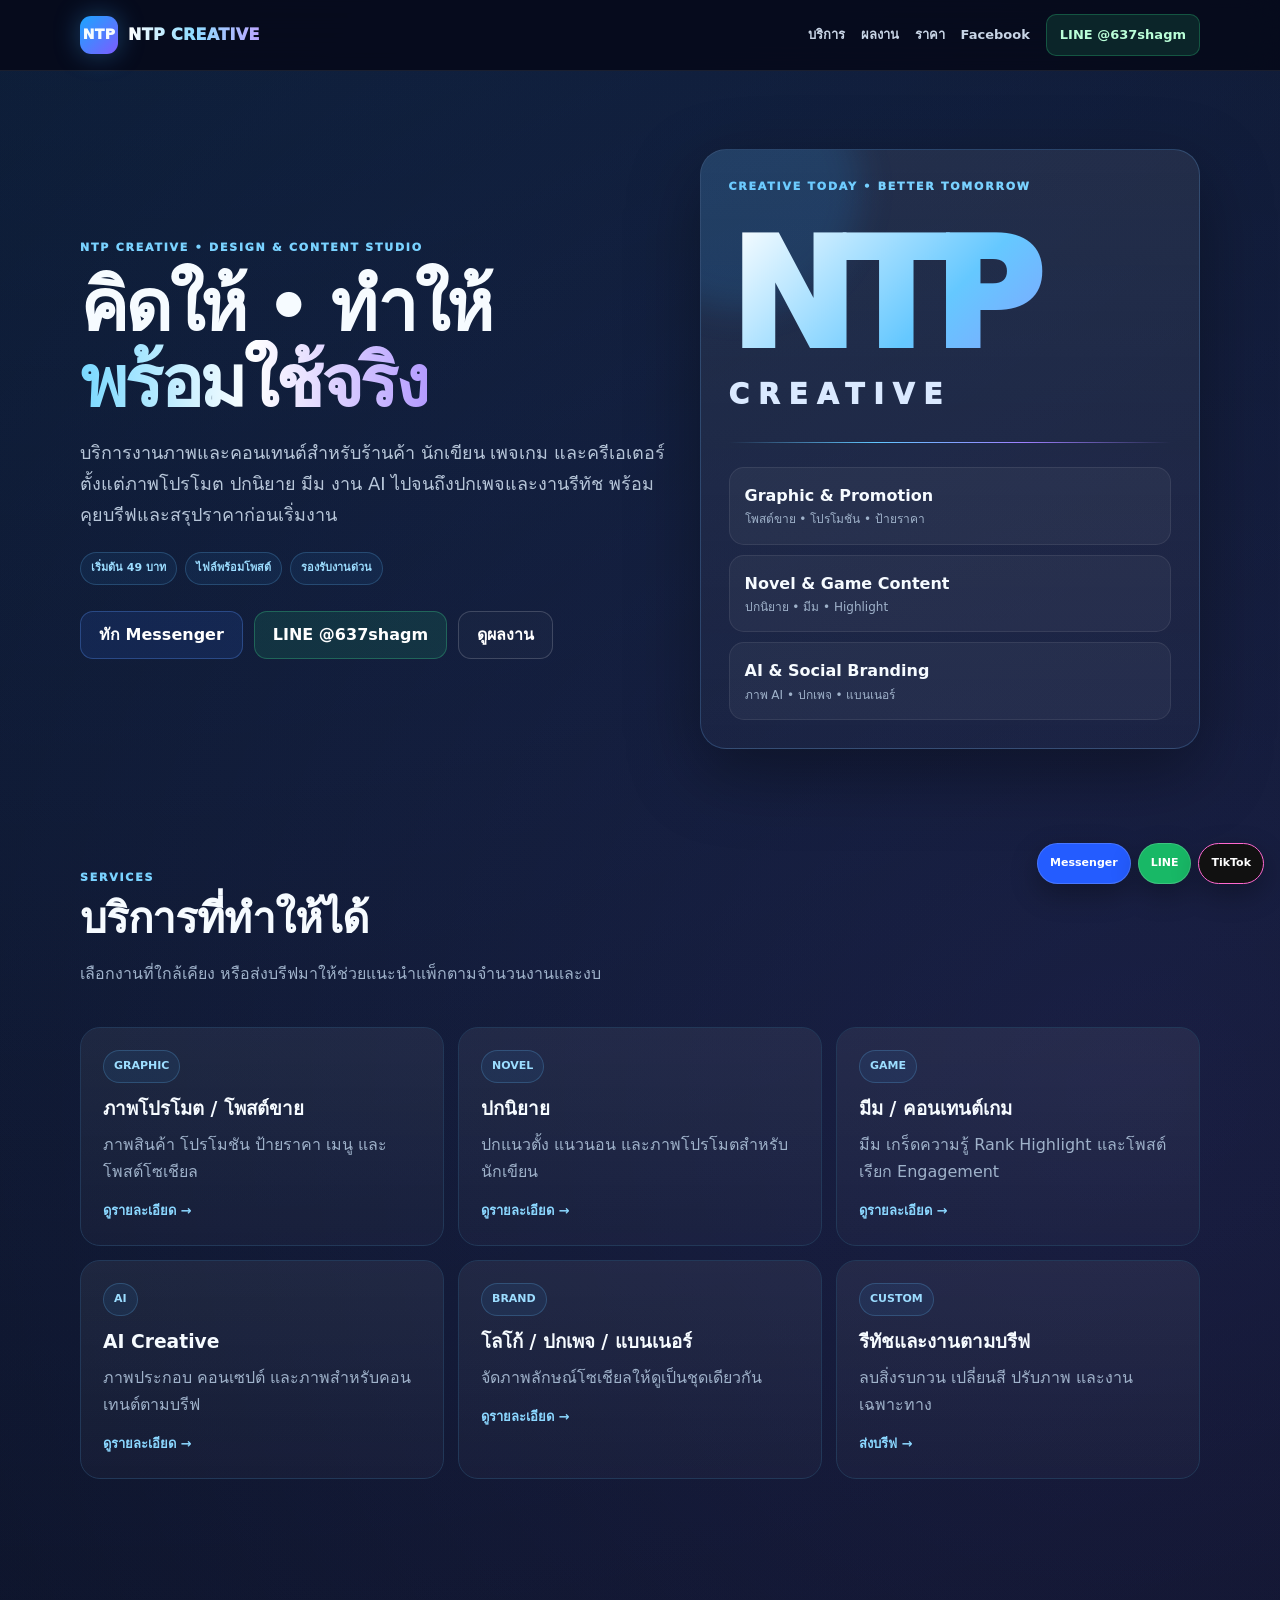
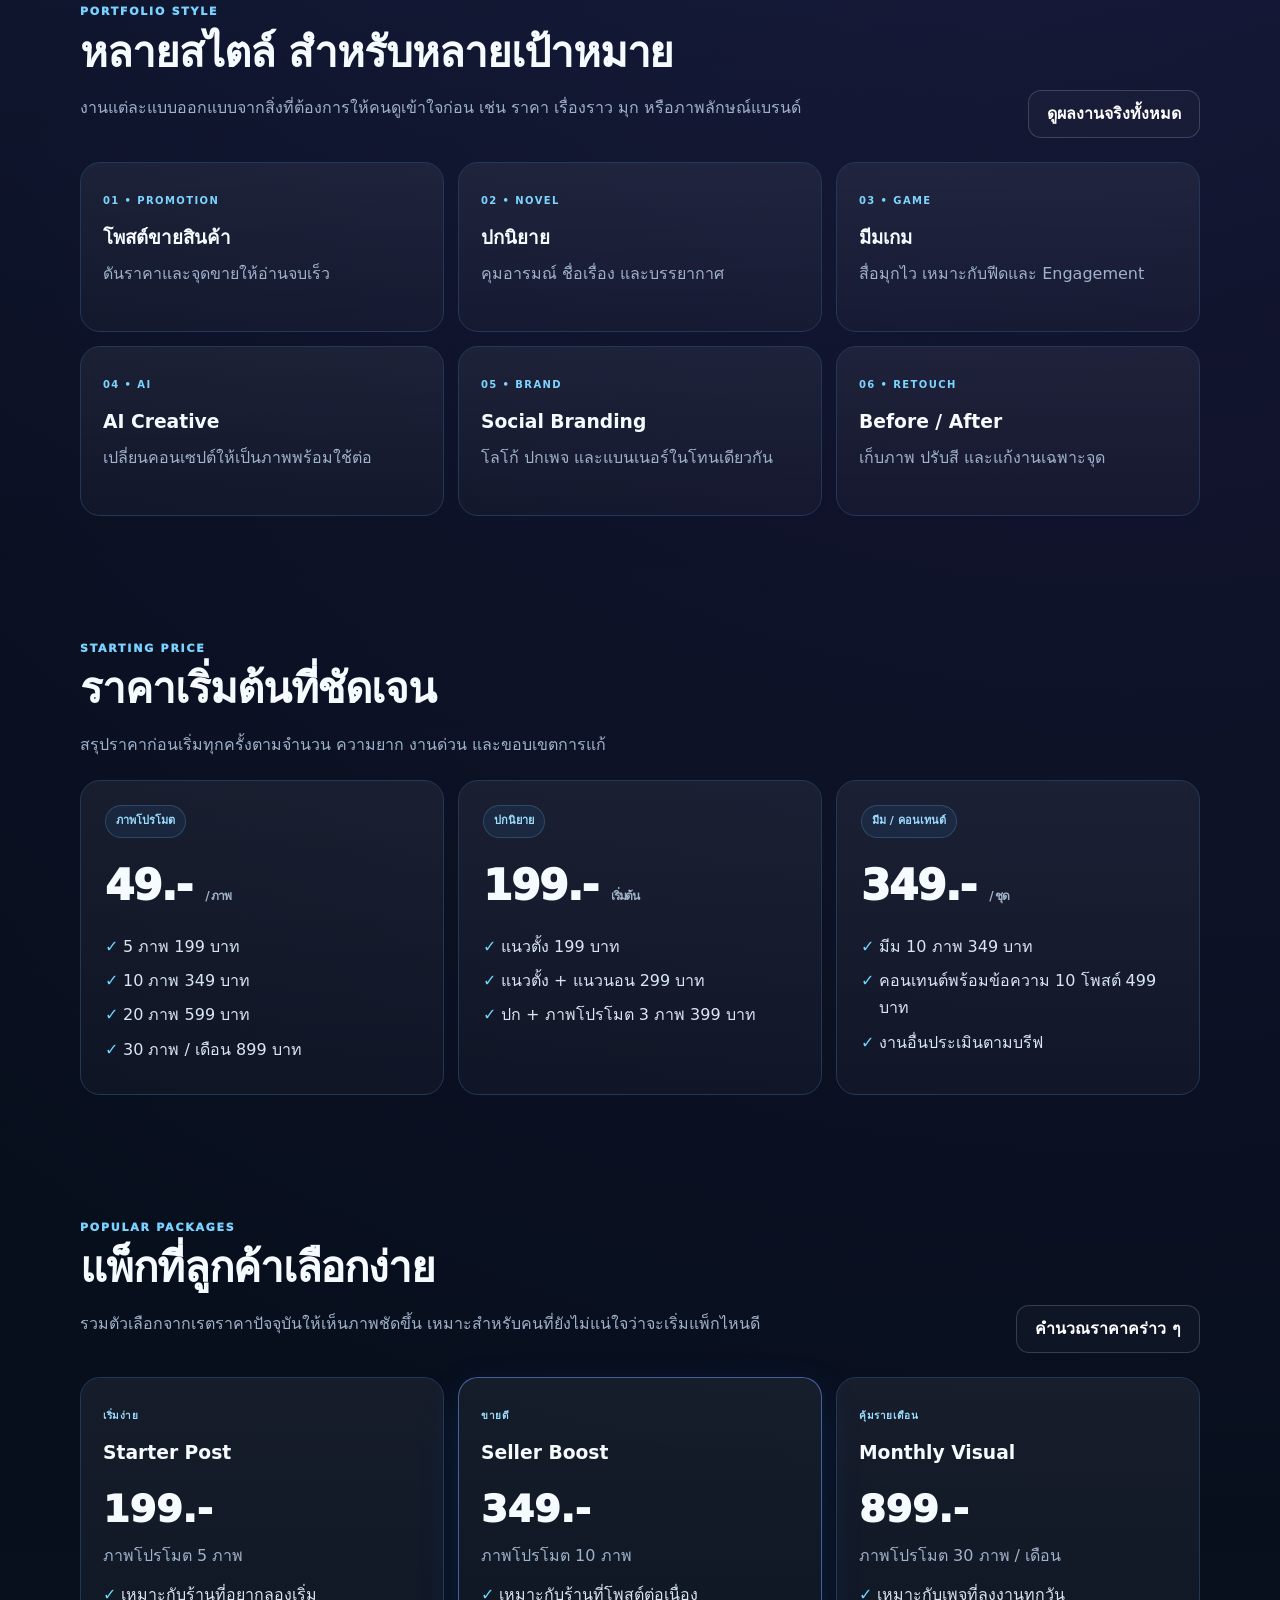
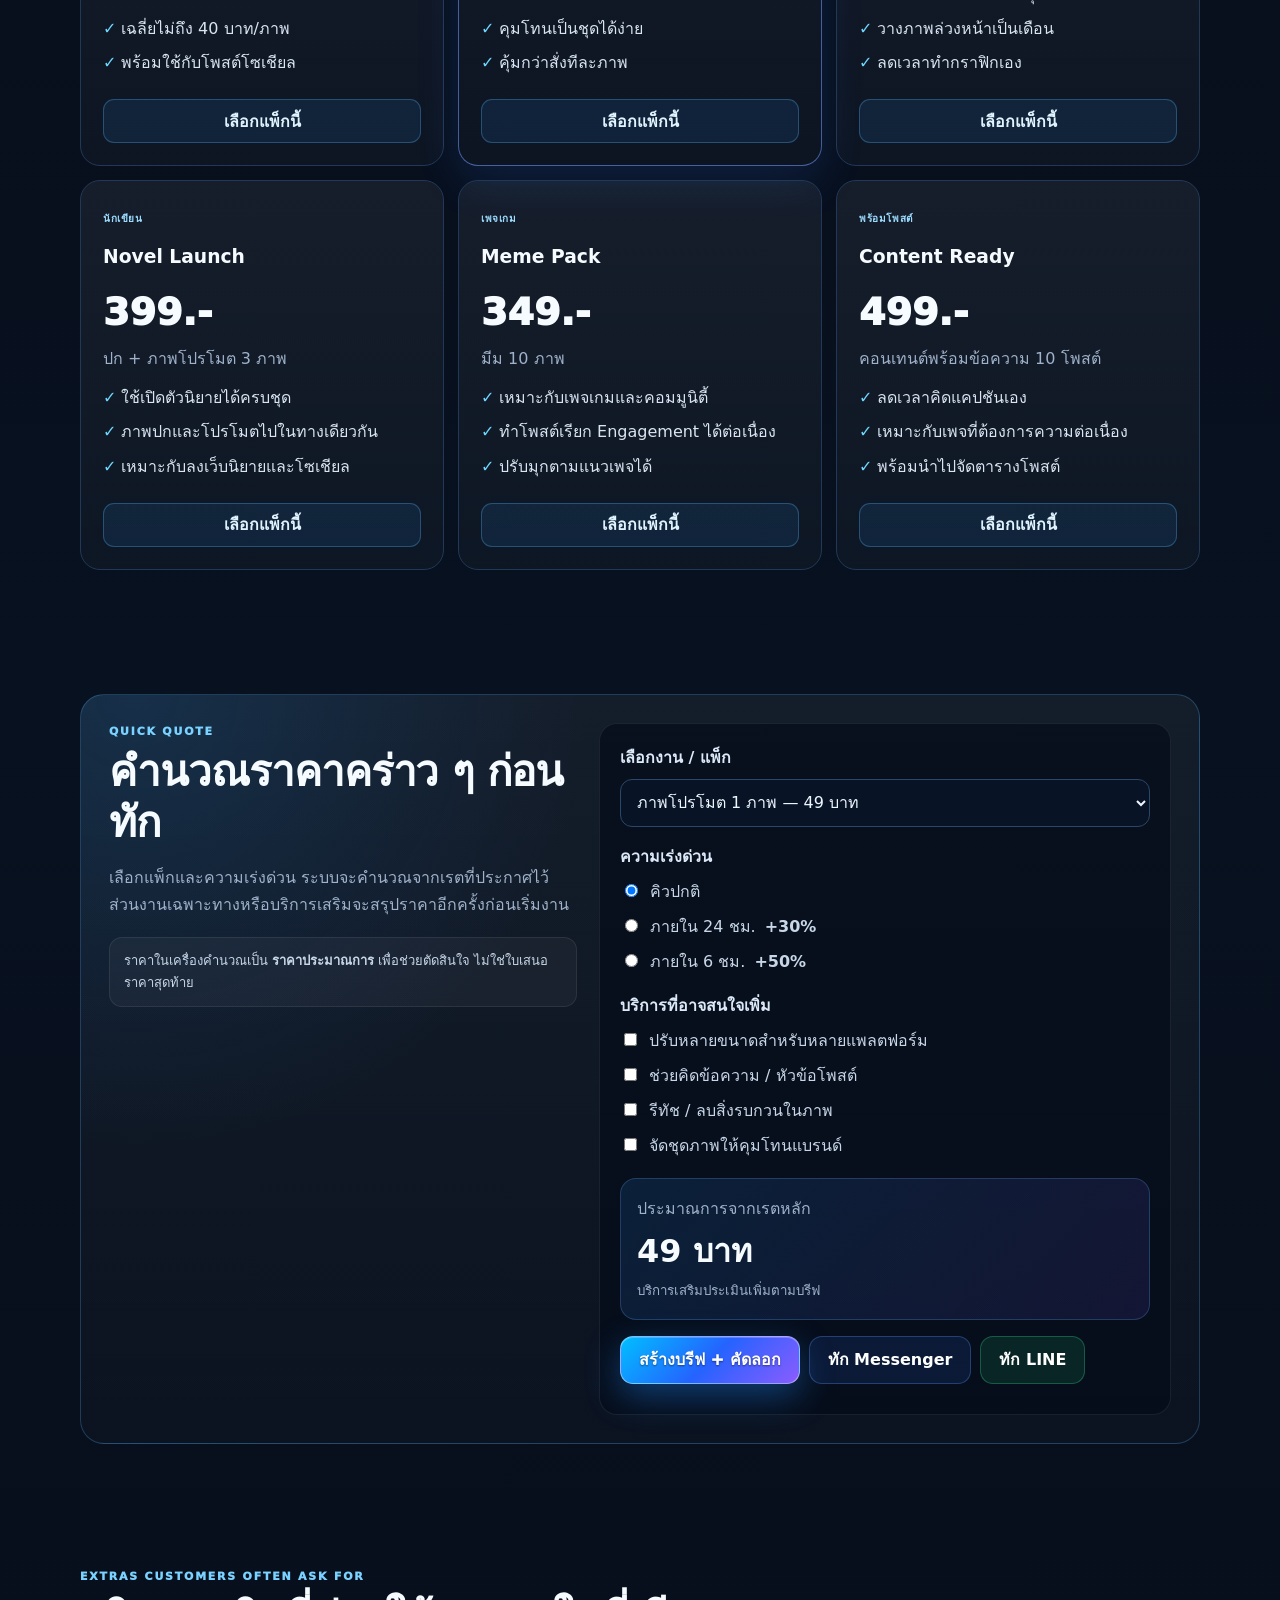
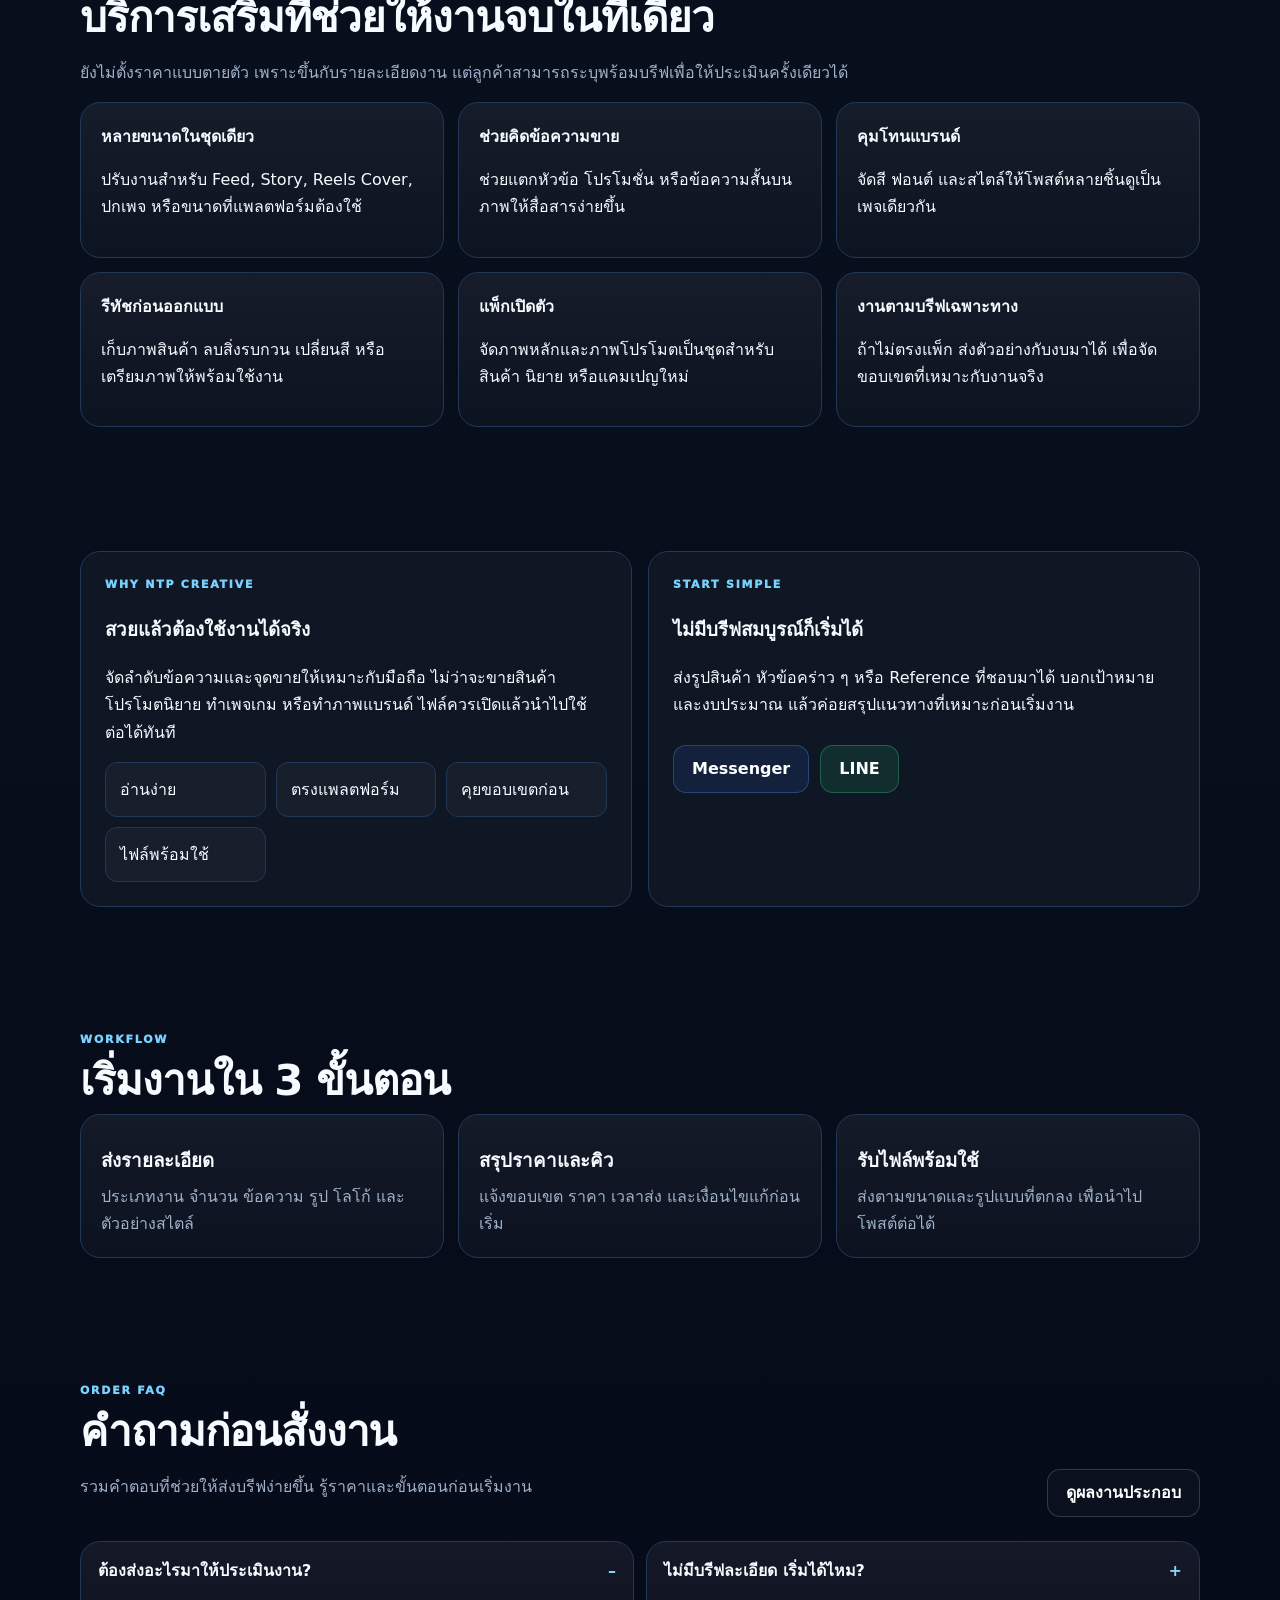
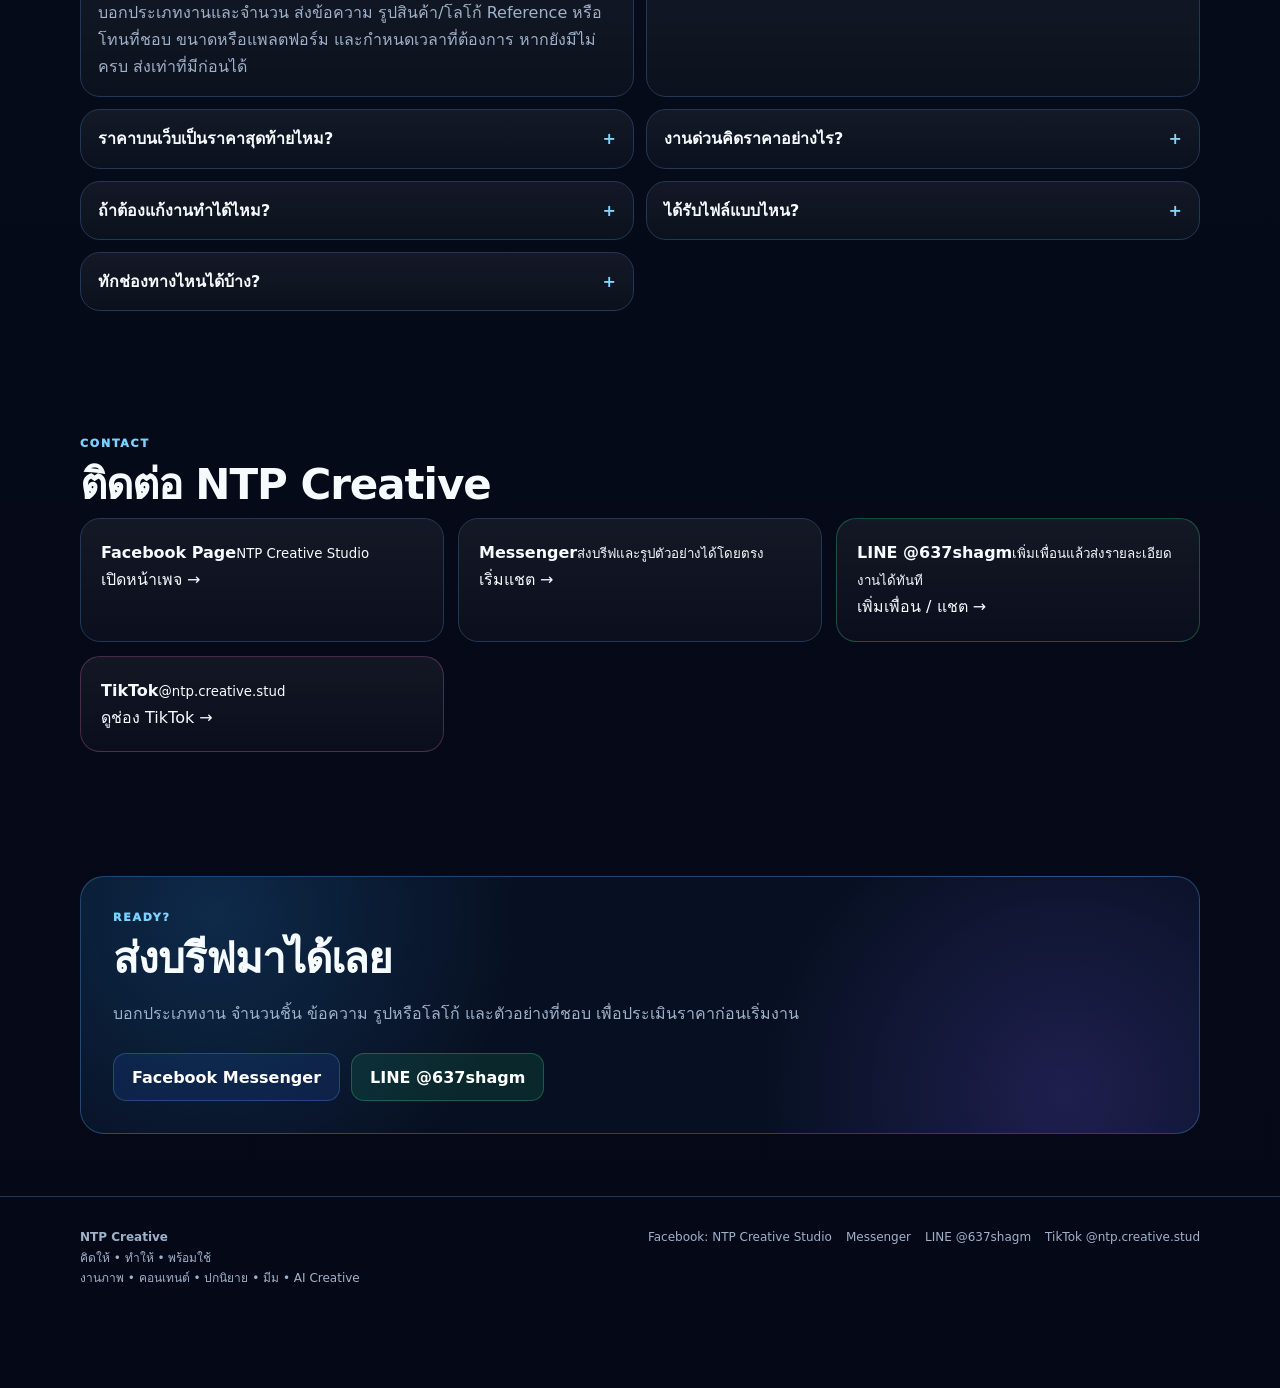
<file: index.html>
<!DOCTYPE html>
<html lang="th"><head><meta charset="utf-8"/><meta content="width=device-width,initial-scale=1" name="viewport"/><meta content="mLr053Eo2u6ymDJAdP1noCEBIW9VlS5pV5PAwkpufKk" name="google-site-verification"/><meta content="index,follow,max-image-preview:large" name="robots"/><meta content="#050816" name="theme-color"/><title>NTP Creative | รับออกแบบภาพ คอนเทนต์ ปกนิยาย มีม และงาน AI</title><meta content="NTP Creative รับออกแบบภาพโปรโมต คอนเทนต์ ปกนิยาย มีมเพจเกม งาน AI โลโก้ ปกเพจ แบนเนอร์ และรีทัช ติดต่อ Facebook NTP Creative Studio หรือ LINE @637shagm" name="description"/><link href="https://ntpcreative.vercel.app/" rel="canonical"/><meta content="website" property="og:type"/><meta content="th_TH" property="og:locale"/><meta content="NTP Creative" property="og:site_name"/><meta content="NTP Creative | รับออกแบบภาพ คอนเทนต์ ปกนิยาย มีม และงาน AI" property="og:title"/><meta content="NTP Creative รับออกแบบภาพโปรโมต คอนเทนต์ ปกนิยาย มีมเพจเกม งาน AI โลโก้ ปกเพจ แบนเนอร์ และรีทัช ติดต่อ Facebook NTP Creative Studio หรือ LINE @637shagm" property="og:description"/><meta content="https://ntpcreative.vercel.app/" property="og:url"/><link href="/favicon.svg" rel="icon" type="image/svg+xml"/><link href="/site.css" rel="stylesheet"/><script type="application/ld+json">{"@context":"https://schema.org","@graph":[{"@type":"ProfessionalService","@id":"https://ntpcreative.vercel.app/#business","name":"NTP Creative","url":"https://ntpcreative.vercel.app/","areaServed":"TH","priceRange":"฿","description":"รับออกแบบภาพ คอนเทนต์ ปกนิยาย มีม งาน AI และงานโซเชียล","sameAs":["https://www.facebook.com/ntpcreativestudio","https://line.me/R/ti/p/%40637shagm","https://www.tiktok.com/@ntp.creative.stud"]},{"@type":"WebSite","url":"https://ntpcreative.vercel.app/","name":"NTP Creative"},{"@type":"FAQPage","mainEntity":[{"@type":"Question","name":"ต้องส่งอะไรมาให้ประเมินงาน?","acceptedAnswer":{"@type":"Answer","text":"บอกประเภทงานและจำนวน ส่งข้อความ รูปสินค้า/โลโก้ Reference หรือโทนที่ชอบ ขนาดหรือแพลตฟอร์ม และกำหนดเวลาที่ต้องการ หากยังมีไม่ครบ ส่งเท่าที่มีก่อนได้"}},{"@type":"Question","name":"ไม่มีบรีฟละเอียด เริ่มได้ไหม?","acceptedAnswer":{"@type":"Answer","text":"ได้ ส่งรูป ตัวอย่างงานที่ชอบ เป้าหมายของโพสต์ และงบประมาณคร่าว ๆ มาได้ แล้วค่อยช่วยจัดแนวทางและขอบเขตงานก่อนเริ่ม"}},{"@type":"Question","name":"ราคาบนเว็บเป็นราคาสุดท้ายไหม?","acceptedAnswer":{"@type":"Answer","text":"ราคาบนเว็บเป็นราคาเริ่มต้นหรือราคาประมาณการตามแพ็กที่ระบุ งานเฉพาะทาง บริการเสริม หรือความซับซ้อนเพิ่มเติมจะสรุปราคาอีกครั้งก่อนเริ่มงาน"}},{"@type":"Question","name":"งานด่วนคิดราคาอย่างไร?","acceptedAnswer":{"@type":"Answer","text":"หากคิวและลักษณะงานรองรับ งานภายใน 24 ชั่วโมงคิดเพิ่ม 30% และงานภายใน 6 ชั่วโมงคิดเพิ่ม 50% จากเรตหลัก"}},{"@type":"Question","name":"ถ้าต้องแก้งานทำได้ไหม?","acceptedAnswer":{"@type":"Answer","text":"ได้ โดยจะคุยขอบเขตและเงื่อนไขการแก้ก่อนเริ่มงาน หากมีการเปลี่ยนบรีฟหรือเพิ่มงานนอกขอบเขต จะประเมินส่วนเพิ่มเติมก่อนทำต่อ"}},{"@type":"Question","name":"ได้รับไฟล์แบบไหน?","acceptedAnswer":{"@type":"Answer","text":"ส่งไฟล์พร้อมใช้งานตามขนาดและรูปแบบที่ตกลง เช่น ภาพสำหรับโพสต์ Feed, Story, Cover หรือขนาดเฉพาะที่แจ้งไว้ในบรีฟ"}},{"@type":"Question","name":"ทักช่องทางไหนได้บ้าง?","acceptedAnswer":{"@type":"Answer","text":"Facebook Page NTP Creative Studio, Messenger, LINE @637shagm และ TikTok @ntp.creative.stud"}}]}]}</script><script defer="" src="/pricing.js"></script><script async src="https://www.googletagmanager.com/gtag/js?id=G-1NJCNXW7HT"></script><script>window.dataLayer=window.dataLayer||[];function gtag(){dataLayer.push(arguments)}gtag('js',new Date());gtag('config','G-1NJCNXW7HT');</script><script defer src="/tracking.js"></script></head><body><header><div class="wrap nav"><a class="brand" href="/"><span class="brandmark">NTP</span><span>NTP CREATIVE</span></a><nav class="navlinks"><a href="/#services">บริการ</a><a href="/portfolio/">ผลงาน</a><a href="/#pricing">ราคา</a><a href="https://www.facebook.com/ntpcreativestudio" rel="noopener" target="_blank">Facebook</a><a class="nav-cta" href="https://line.me/R/ti/p/%40637shagm" rel="noopener" target="_blank">LINE @637shagm</a></nav></div></header><main><section class="hero"><div class="wrap hero-grid"><div><div class="eyebrow">NTP CREATIVE • DESIGN &amp; CONTENT STUDIO</div><h1>คิดให้ • ทำให้<br/><span>พร้อมใช้จริง</span></h1><p class="lead">บริการงานภาพและคอนเทนต์สำหรับร้านค้า นักเขียน เพจเกม และครีเอเตอร์ ตั้งแต่ภาพโปรโมต ปกนิยาย มีม งาน AI ไปจนถึงปกเพจและงานรีทัช พร้อมคุยบรีฟและสรุปราคาก่อนเริ่มงาน</p><div class="hero-badges"><span class="badge">เริ่มต้น 49 บาท</span><span class="badge">ไฟล์พร้อมโพสต์</span><span class="badge">รองรับงานด่วน</span></div><div class="actions"><a class="btn fb" href="https://m.me/ntpcreativestudio" rel="noopener" target="_blank">ทัก Messenger</a><a class="btn line" href="https://line.me/R/ti/p/%40637shagm" rel="noopener" target="_blank">LINE @637shagm</a><a class="btn ghost" href="/portfolio/">ดูผลงาน</a></div></div><div class="visual-stage"><div class="eyebrow">CREATIVE TODAY • BETTER TOMORROW</div><div class="visual-logo">NTP</div><div class="visual-sub">CREATIVE</div><div class="visual-line"></div><div class="mini-stack"><div class="mini"><b>Graphic &amp; Promotion</b><span>โพสต์ขาย • โปรโมชัน • ป้ายราคา</span></div><div class="mini"><b>Novel &amp; Game Content</b><span>ปกนิยาย • มีม • Highlight</span></div><div class="mini"><b>AI &amp; Social Branding</b><span>ภาพ AI • ปกเพจ • แบนเนอร์</span></div></div></div></div></section>
<section class="section" id="services"><div class="wrap"><div class="section-head"><div><div class="eyebrow">SERVICES</div><h2>บริการที่ทำให้ได้</h2><p class="section-sub">เลือกงานที่ใกล้เคียง หรือส่งบรีฟมาให้ช่วยแนะนำแพ็กตามจำนวนงานและงบ</p></div></div><div class="grid"><a class="service-card" href="/graphic-design/"><span class="pill">GRAPHIC</span><h3>ภาพโปรโมต / โพสต์ขาย</h3><p>ภาพสินค้า โปรโมชัน ป้ายราคา เมนู และโพสต์โซเชียล</p><div class="service-arrow">ดูรายละเอียด →</div></a><a class="service-card" href="/novel-cover/"><span class="pill">NOVEL</span><h3>ปกนิยาย</h3><p>ปกแนวตั้ง แนวนอน และภาพโปรโมตสำหรับนักเขียน</p><div class="service-arrow">ดูรายละเอียด →</div></a><a class="service-card" href="/game-meme/"><span class="pill">GAME</span><h3>มีม / คอนเทนต์เกม</h3><p>มีม เกร็ดความรู้ Rank Highlight และโพสต์เรียก Engagement</p><div class="service-arrow">ดูรายละเอียด →</div></a><a class="service-card" href="/ai-creative/"><span class="pill">AI</span><h3>AI Creative</h3><p>ภาพประกอบ คอนเซปต์ และภาพสำหรับคอนเทนต์ตามบรีฟ</p><div class="service-arrow">ดูรายละเอียด →</div></a><a class="service-card" href="/social-cover/"><span class="pill">BRAND</span><h3>โลโก้ / ปกเพจ / แบนเนอร์</h3><p>จัดภาพลักษณ์โซเชียลให้ดูเป็นชุดเดียวกัน</p><div class="service-arrow">ดูรายละเอียด →</div></a><a class="service-card" href="https://m.me/ntpcreativestudio" rel="noopener" target="_blank"><span class="pill">CUSTOM</span><h3>รีทัชและงานตามบรีฟ</h3><p>ลบสิ่งรบกวน เปลี่ยนสี ปรับภาพ และงานเฉพาะทาง</p><div class="service-arrow">ส่งบรีฟ →</div></a></div></div></section>
<section class="section" id="portfolio"><div class="wrap"><div class="section-head"><div><div class="eyebrow">PORTFOLIO STYLE</div><h2>หลายสไตล์ สำหรับหลายเป้าหมาย</h2><p class="section-sub">งานแต่ละแบบออกแบบจากสิ่งที่ต้องการให้คนดูเข้าใจก่อน เช่น ราคา เรื่องราว มุก หรือภาพลักษณ์แบรนด์</p></div><a class="btn ghost" href="/portfolio/">ดูผลงานจริงทั้งหมด</a></div><div class="portfolio-grid"><div class="work-card"><span class="work-no">01 • PROMOTION</span><h3>โพสต์ขายสินค้า</h3><p>ดันราคาและจุดขายให้อ่านจบเร็ว</p></div><div class="work-card"><span class="work-no">02 • NOVEL</span><h3>ปกนิยาย</h3><p>คุมอารมณ์ ชื่อเรื่อง และบรรยากาศ</p></div><div class="work-card"><span class="work-no">03 • GAME</span><h3>มีมเกม</h3><p>สื่อมุกไว เหมาะกับฟีดและ Engagement</p></div><div class="work-card"><span class="work-no">04 • AI</span><h3>AI Creative</h3><p>เปลี่ยนคอนเซปต์ให้เป็นภาพพร้อมใช้ต่อ</p></div><div class="work-card"><span class="work-no">05 • BRAND</span><h3>Social Branding</h3><p>โลโก้ ปกเพจ และแบนเนอร์ในโทนเดียวกัน</p></div><div class="work-card"><span class="work-no">06 • RETOUCH</span><h3>Before / After</h3><p>เก็บภาพ ปรับสี และแก้งานเฉพาะจุด</p></div></div></div></section>
<section class="section" id="pricing"><div class="wrap"><div class="eyebrow">STARTING PRICE</div><h2>ราคาเริ่มต้นที่ชัดเจน</h2><p class="section-sub">สรุปราคาก่อนเริ่มทุกครั้งตามจำนวน ความยาก งานด่วน และขอบเขตการแก้</p><div class="pricing-grid"><div class="price-card"><span class="pill">ภาพโปรโมต</span><div class="price">49.- <small>/ ภาพ</small></div><ul class="clean-list"><li>5 ภาพ 199 บาท</li><li>10 ภาพ 349 บาท</li><li>20 ภาพ 599 บาท</li><li>30 ภาพ / เดือน 899 บาท</li></ul></div><div class="price-card"><span class="pill">ปกนิยาย</span><div class="price">199.- <small>เริ่มต้น</small></div><ul class="clean-list"><li>แนวตั้ง 199 บาท</li><li>แนวตั้ง + แนวนอน 299 บาท</li><li>ปก + ภาพโปรโมต 3 ภาพ 399 บาท</li></ul></div><div class="price-card"><span class="pill">มีม / คอนเทนต์</span><div class="price">349.- <small>/ ชุด</small></div><ul class="clean-list"><li>มีม 10 ภาพ 349 บาท</li><li>คอนเทนต์พร้อมข้อความ 10 โพสต์ 499 บาท</li><li>งานอื่นประเมินตามบรีฟ</li></ul></div></div></div></section>
<section class="section" id="popular-packages"><div class="wrap"><div class="section-head"><div><div class="eyebrow">POPULAR PACKAGES</div><h2>แพ็กที่ลูกค้าเลือกง่าย</h2><p class="section-sub">รวมตัวเลือกจากเรตราคาปัจจุบันให้เห็นภาพชัดขึ้น เหมาะสำหรับคนที่ยังไม่แน่ใจว่าจะเริ่มแพ็กไหนดี</p></div><a class="btn ghost" href="#quick-quote">คำนวณราคาคร่าว ๆ</a></div><div class="package-grid">
<div class="package-card"><span class="package-tag">เริ่มง่าย</span><h3>Starter Post</h3><div class="package-price">199.-</div><p>ภาพโปรโมต 5 ภาพ</p><ul class="clean-list"><li>เหมาะกับร้านที่อยากลองเริ่ม</li><li>เฉลี่ยไม่ถึง 40 บาท/ภาพ</li><li>พร้อมใช้กับโพสต์โซเชียล</li></ul><button class="package-pick" data-value="promo5">เลือกแพ็กนี้</button></div>
<div class="package-card featured"><span class="package-tag">ขายดี</span><h3>Seller Boost</h3><div class="package-price">349.-</div><p>ภาพโปรโมต 10 ภาพ</p><ul class="clean-list"><li>เหมาะกับร้านที่โพสต์ต่อเนื่อง</li><li>คุมโทนเป็นชุดได้ง่าย</li><li>คุ้มกว่าสั่งทีละภาพ</li></ul><button class="package-pick" data-value="promo10">เลือกแพ็กนี้</button></div>
<div class="package-card"><span class="package-tag">คุ้มรายเดือน</span><h3>Monthly Visual</h3><div class="package-price">899.-</div><p>ภาพโปรโมต 30 ภาพ / เดือน</p><ul class="clean-list"><li>เหมาะกับเพจที่ลงงานทุกวัน</li><li>วางภาพล่วงหน้าเป็นเดือน</li><li>ลดเวลาทำกราฟิกเอง</li></ul><button class="package-pick" data-value="promo30">เลือกแพ็กนี้</button></div>
<div class="package-card"><span class="package-tag">นักเขียน</span><h3>Novel Launch</h3><div class="package-price">399.-</div><p>ปก + ภาพโปรโมต 3 ภาพ</p><ul class="clean-list"><li>ใช้เปิดตัวนิยายได้ครบชุด</li><li>ภาพปกและโปรโมตไปในทางเดียวกัน</li><li>เหมาะกับลงเว็บนิยายและโซเชียล</li></ul><button class="package-pick" data-value="novel399">เลือกแพ็กนี้</button></div>
<div class="package-card"><span class="package-tag">เพจเกม</span><h3>Meme Pack</h3><div class="package-price">349.-</div><p>มีม 10 ภาพ</p><ul class="clean-list"><li>เหมาะกับเพจเกมและคอมมูนิตี้</li><li>ทำโพสต์เรียก Engagement ได้ต่อเนื่อง</li><li>ปรับมุกตามแนวเพจได้</li></ul><button class="package-pick" data-value="meme10">เลือกแพ็กนี้</button></div>
<div class="package-card"><span class="package-tag">พร้อมโพสต์</span><h3>Content Ready</h3><div class="package-price">499.-</div><p>คอนเทนต์พร้อมข้อความ 10 โพสต์</p><ul class="clean-list"><li>ลดเวลาคิดแคปชันเอง</li><li>เหมาะกับเพจที่ต้องการความต่อเนื่อง</li><li>พร้อมนำไปจัดตารางโพสต์</li></ul><button class="package-pick" data-value="content10">เลือกแพ็กนี้</button></div>
</div></div></section>
<section class="section" id="quick-quote"><div class="wrap"><div class="quote-shell"><div class="quote-copy"><div class="eyebrow">QUICK QUOTE</div><h2>คำนวณราคาคร่าว ๆ ก่อนทัก</h2><p class="section-sub">เลือกแพ็กและความเร่งด่วน ระบบจะคำนวณจากเรตที่ประกาศไว้ ส่วนงานเฉพาะทางหรือบริการเสริมจะสรุปราคาอีกครั้งก่อนเริ่มงาน</p><div class="quote-note">ราคาในเครื่องคำนวณเป็น <b>ราคาประมาณการ</b> เพื่อช่วยตัดสินใจ ไม่ใช่ใบเสนอราคาสุดท้าย</div></div><div class="quote-panel">
<label for="quotePackage">เลือกงาน / แพ็ก</label><select id="quotePackage"><option data-price="49" value="promo1">ภาพโปรโมต 1 ภาพ — 49 บาท</option><option data-price="199" value="promo5">ภาพโปรโมต 5 ภาพ — 199 บาท</option><option data-price="349" value="promo10">ภาพโปรโมต 10 ภาพ — 349 บาท</option><option data-price="599" value="promo20">ภาพโปรโมต 20 ภาพ — 599 บาท</option><option data-price="899" value="promo30">ภาพโปรโมต 30 ภาพ/เดือน — 899 บาท</option><option data-price="199" value="novel199">ปกนิยายแนวตั้ง — 199 บาท</option><option data-price="299" value="novel299">ปกนิยายแนวตั้ง + แนวนอน — 299 บาท</option><option data-price="399" value="novel399">ปก + ภาพโปรโมต 3 ภาพ — 399 บาท</option><option data-price="349" value="meme10">มีม 10 ภาพ — 349 บาท</option><option data-price="499" value="content10">คอนเทนต์พร้อมข้อความ 10 โพสต์ — 499 บาท</option></select>
<div class="quote-group"><span>ความเร่งด่วน</span><label class="choice"><input checked="" name="rush" type="radio" value="1"/> คิวปกติ</label><label class="choice"><input name="rush" type="radio" value="1.3"/> ภายใน 24 ชม. <b>+30%</b></label><label class="choice"><input name="rush" type="radio" value="1.5"/> ภายใน 6 ชม. <b>+50%</b></label></div>
<div class="quote-group"><span>บริการที่อาจสนใจเพิ่ม</span><label class="choice"><input class="addon" type="checkbox" value="ปรับหลายขนาดสำหรับหลายแพลตฟอร์ม"/> ปรับหลายขนาดสำหรับหลายแพลตฟอร์ม</label><label class="choice"><input class="addon" type="checkbox" value="ช่วยคิดข้อความหรือหัวข้อโพสต์"/> ช่วยคิดข้อความ / หัวข้อโพสต์</label><label class="choice"><input class="addon" type="checkbox" value="รีทัชหรือลบสิ่งรบกวนในภาพ"/> รีทัช / ลบสิ่งรบกวนในภาพ</label><label class="choice"><input class="addon" type="checkbox" value="จัดชุดภาพให้คุมโทนแบรนด์"/> จัดชุดภาพให้คุมโทนแบรนด์</label></div>
<div class="quote-total"><span>ประมาณการจากเรตหลัก</span><strong id="quoteTotal">49 บาท</strong><small id="quoteExtra">บริการเสริมประเมินเพิ่มตามบรีฟ</small></div><div class="quote-actions"><button class="btn primary" id="copyBrief" type="button">สร้างบรีฟ + คัดลอก</button><a class="btn fb" href="https://m.me/ntpcreativestudio" rel="noopener" target="_blank">ทัก Messenger</a><a class="btn line" href="https://line.me/R/ti/p/%40637shagm" rel="noopener" target="_blank">ทัก LINE</a></div><div aria-live="polite" class="quote-status" id="quoteStatus"></div>
</div></div></div></section>
<section class="section"><div class="wrap"><div class="eyebrow">EXTRAS CUSTOMERS OFTEN ASK FOR</div><h2>บริการเสริมที่ช่วยให้งานจบในที่เดียว</h2><p class="section-sub">ยังไม่ตั้งราคาแบบตายตัว เพราะขึ้นกับรายละเอียดงาน แต่ลูกค้าสามารถระบุพร้อมบรีฟเพื่อให้ประเมินครั้งเดียวได้</p><div class="interest-grid"><div class="interest-card"><b>หลายขนาดในชุดเดียว</b><p>ปรับงานสำหรับ Feed, Story, Reels Cover, ปกเพจ หรือขนาดที่แพลตฟอร์มต้องใช้</p></div><div class="interest-card"><b>ช่วยคิดข้อความขาย</b><p>ช่วยแตกหัวข้อ โปรโมชั่น หรือข้อความสั้นบนภาพให้สื่อสารง่ายขึ้น</p></div><div class="interest-card"><b>คุมโทนแบรนด์</b><p>จัดสี ฟอนต์ และสไตล์ให้โพสต์หลายชิ้นดูเป็นเพจเดียวกัน</p></div><div class="interest-card"><b>รีทัชก่อนออกแบบ</b><p>เก็บภาพสินค้า ลบสิ่งรบกวน เปลี่ยนสี หรือเตรียมภาพให้พร้อมใช้งาน</p></div><div class="interest-card"><b>แพ็กเปิดตัว</b><p>จัดภาพหลักและภาพโปรโมตเป็นชุดสำหรับสินค้า นิยาย หรือแคมเปญใหม่</p></div><div class="interest-card"><b>งานตามบรีฟเฉพาะทาง</b><p>ถ้าไม่ตรงแพ็ก ส่งตัวอย่างกับงบมาได้ เพื่อจัดขอบเขตที่เหมาะกับงานจริง</p></div></div></div></section>
<section class="section"><div class="wrap split"><div class="feature-panel"><div class="eyebrow">WHY NTP CREATIVE</div><h3>สวยแล้วต้องใช้งานได้จริง</h3><p>จัดลำดับข้อความและจุดขายให้เหมาะกับมือถือ ไม่ว่าจะขายสินค้า โปรโมตนิยาย ทำเพจเกม หรือทำภาพแบรนด์ ไฟล์ควรเปิดแล้วนำไปใช้ต่อได้ทันที</p><div class="check-grid"><div class="check">อ่านง่าย</div><div class="check">ตรงแพลตฟอร์ม</div><div class="check">คุยขอบเขตก่อน</div><div class="check">ไฟล์พร้อมใช้</div></div></div><div class="feature-panel"><div class="eyebrow">START SIMPLE</div><h3>ไม่มีบรีฟสมบูรณ์ก็เริ่มได้</h3><p>ส่งรูปสินค้า หัวข้อคร่าว ๆ หรือ Reference ที่ชอบมาได้ บอกเป้าหมายและงบประมาณ แล้วค่อยสรุปแนวทางที่เหมาะก่อนเริ่มงาน</p><div class="actions"><a class="btn fb" href="https://m.me/ntpcreativestudio" rel="noopener" target="_blank">Messenger</a><a class="btn line" href="https://line.me/R/ti/p/%40637shagm" rel="noopener" target="_blank">LINE</a></div></div></div></section>
<section class="section"><div class="wrap"><div class="eyebrow">WORKFLOW</div><h2>เริ่มงานใน 3 ขั้นตอน</h2><div class="grid steps"><div class="card"><h3>ส่งรายละเอียด</h3><p>ประเภทงาน จำนวน ข้อความ รูป โลโก้ และตัวอย่างสไตล์</p></div><div class="card"><h3>สรุปราคาและคิว</h3><p>แจ้งขอบเขต ราคา เวลาส่ง และเงื่อนไขแก้ก่อนเริ่ม</p></div><div class="card"><h3>รับไฟล์พร้อมใช้</h3><p>ส่งตามขนาดและรูปแบบที่ตกลง เพื่อนำไปโพสต์ต่อได้</p></div></div></div></section>
<section class="section faq-section" id="order-faq"><div class="wrap"><div class="section-head"><div><div class="eyebrow">ORDER FAQ</div><h2>คำถามก่อนสั่งงาน</h2><p class="section-sub">รวมคำตอบที่ช่วยให้ส่งบรีฟง่ายขึ้น รู้ราคาและขั้นตอนก่อนเริ่มงาน</p></div><a class="btn ghost" href="/portfolio/">ดูผลงานประกอบ</a></div><div class="faq-grid">
<details class="faq-item" open=""><summary>ต้องส่งอะไรมาให้ประเมินงาน?</summary><div class="faq-answer">บอกประเภทงานและจำนวน ส่งข้อความ รูปสินค้า/โลโก้ Reference หรือโทนที่ชอบ ขนาดหรือแพลตฟอร์ม และกำหนดเวลาที่ต้องการ หากยังมีไม่ครบ ส่งเท่าที่มีก่อนได้</div></details>
<details class="faq-item"><summary>ไม่มีบรีฟละเอียด เริ่มได้ไหม?</summary><div class="faq-answer">ได้ ส่งรูป ตัวอย่างงานที่ชอบ เป้าหมายของโพสต์ และงบประมาณคร่าว ๆ มาได้ แล้วค่อยช่วยจัดแนวทางและขอบเขตงานก่อนเริ่ม</div></details>
<details class="faq-item"><summary>ราคาบนเว็บเป็นราคาสุดท้ายไหม?</summary><div class="faq-answer">ราคาบนเว็บเป็นราคาเริ่มต้นหรือราคาประมาณการตามแพ็กที่ระบุ งานเฉพาะทาง บริการเสริม หรือความซับซ้อนเพิ่มเติมจะสรุปราคาอีกครั้งก่อนเริ่มงาน</div></details>
<details class="faq-item"><summary>งานด่วนคิดราคาอย่างไร?</summary><div class="faq-answer">หากคิวและลักษณะงานรองรับ งานภายใน 24 ชั่วโมงคิดเพิ่ม 30% และงานภายใน 6 ชั่วโมงคิดเพิ่ม 50% จากเรตหลัก</div></details>
<details class="faq-item"><summary>ถ้าต้องแก้งานทำได้ไหม?</summary><div class="faq-answer">ได้ โดยจะคุยขอบเขตและเงื่อนไขการแก้ก่อนเริ่มงาน เพื่อให้ทั้งสองฝ่ายเข้าใจตรงกัน หากมีการเปลี่ยนบรีฟหรือเพิ่มงานนอกขอบเขต จะประเมินส่วนเพิ่มเติมก่อนทำต่อ</div></details>
<details class="faq-item"><summary>ได้รับไฟล์แบบไหน?</summary><div class="faq-answer">ส่งไฟล์พร้อมใช้งานตามขนาดและรูปแบบที่ตกลง เช่น ภาพสำหรับโพสต์ Feed, Story, Cover หรือขนาดเฉพาะที่แจ้งไว้ในบรีฟ</div></details>
<details class="faq-item"><summary>ทักช่องทางไหนได้บ้าง?</summary><div class="faq-answer">Facebook Page: NTP Creative Studio, Messenger, LINE @637shagm และ TikTok @ntp.creative.stud สามารถกดปุ่มติดต่อแบบลอยบนหน้าเว็บได้ทันที</div></details>
</div></div></section><section class="section" id="contact"><div class="wrap"><div class="eyebrow">CONTACT</div><h2>ติดต่อ NTP Creative</h2><div class="contact-grid"><a class="contact-card" href="https://www.facebook.com/ntpcreativestudio" rel="noopener" target="_blank"><div><b>Facebook Page</b><small>NTP Creative Studio</small></div><span class="go">เปิดหน้าเพจ →</span></a><a class="contact-card" href="https://m.me/ntpcreativestudio" rel="noopener" target="_blank"><div><b>Messenger</b><small>ส่งบรีฟและรูปตัวอย่างได้โดยตรง</small></div><span class="go">เริ่มแชต →</span></a><a class="contact-card line-card" href="https://line.me/R/ti/p/%40637shagm" rel="noopener" target="_blank"><div><b>LINE @637shagm</b><small>เพิ่มเพื่อนแล้วส่งรายละเอียดงานได้ทันที</small></div><span class="go">เพิ่มเพื่อน / แชต →</span></a><a class="contact-card tiktok-card" href="https://www.tiktok.com/@ntp.creative.stud" rel="noopener" target="_blank"><div><b>TikTok</b><small>@ntp.creative.stud</small></div><span class="go">ดูช่อง TikTok →</span></a></div></div></section>
<section class="section"><div class="wrap cta"><div class="eyebrow">READY?</div><h2>ส่งบรีฟมาได้เลย</h2><p class="muted">บอกประเภทงาน จำนวนชิ้น ข้อความ รูปหรือโลโก้ และตัวอย่างที่ชอบ เพื่อประเมินราคาก่อนเริ่มงาน</p><div class="actions"><a class="btn fb" href="https://m.me/ntpcreativestudio" rel="noopener" target="_blank">Facebook Messenger</a><a class="btn line" href="https://line.me/R/ti/p/%40637shagm" rel="noopener" target="_blank">LINE @637shagm</a></div></div></section></main><footer class="footer"><div class="wrap footer-grid"><div><strong>NTP Creative</strong><br/>คิดให้ • ทำให้ • พร้อมใช้<br/>งานภาพ • คอนเทนต์ • ปกนิยาย • มีม • AI Creative</div><div class="footer-links"><a href="https://www.facebook.com/ntpcreativestudio" rel="noopener" target="_blank">Facebook: NTP Creative Studio</a><a href="https://m.me/ntpcreativestudio" rel="noopener" target="_blank">Messenger</a><a href="https://line.me/R/ti/p/%40637shagm" rel="noopener" target="_blank">LINE @637shagm</a><a href="https://www.tiktok.com/@ntp.creative.stud" rel="noopener" target="_blank">TikTok @ntp.creative.stud</a></div></div></footer><div class="mobile-contact"><a class="mfb" href="https://m.me/ntpcreativestudio" rel="noopener" target="_blank">Messenger</a><a class="mline" href="https://line.me/R/ti/p/%40637shagm" rel="noopener" target="_blank">LINE</a><a class="mtiktok" href="https://www.tiktok.com/@ntp.creative.stud" rel="noopener" target="_blank">TikTok</a></div></body></html>
</file>
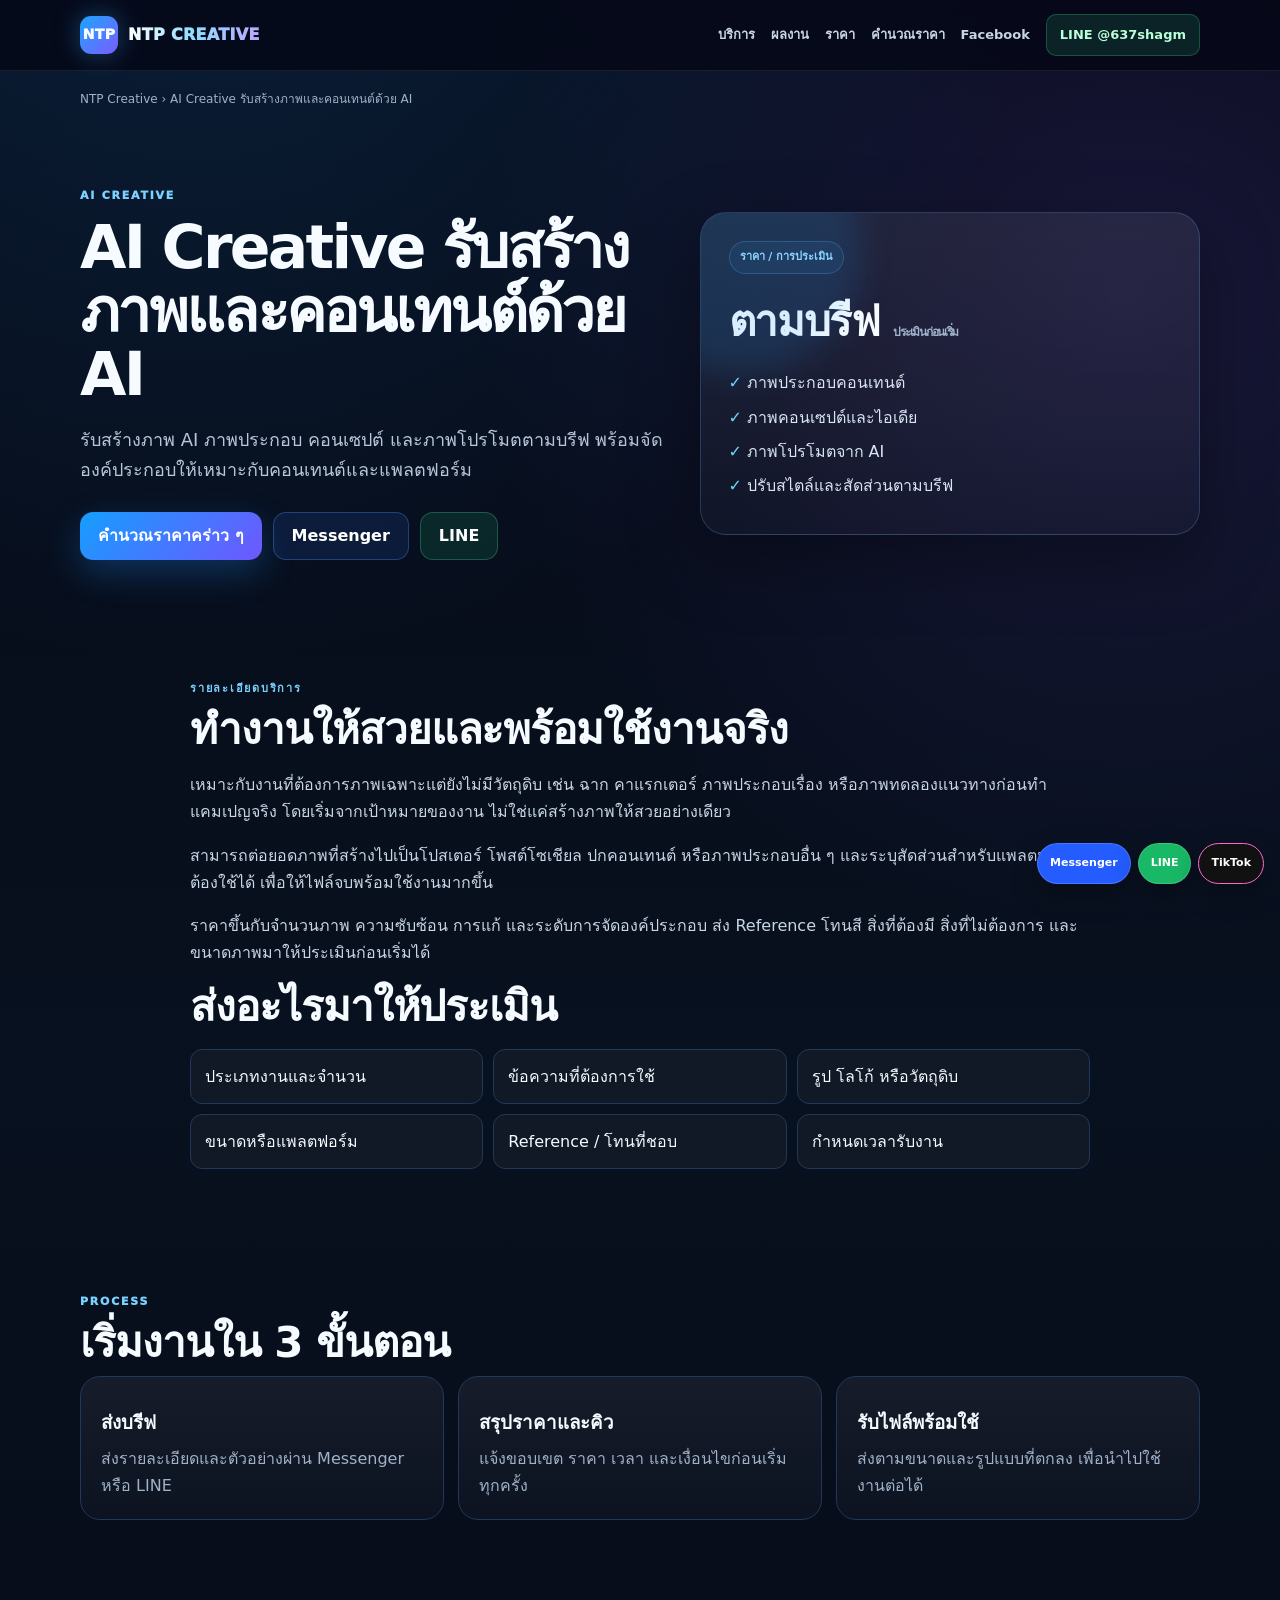
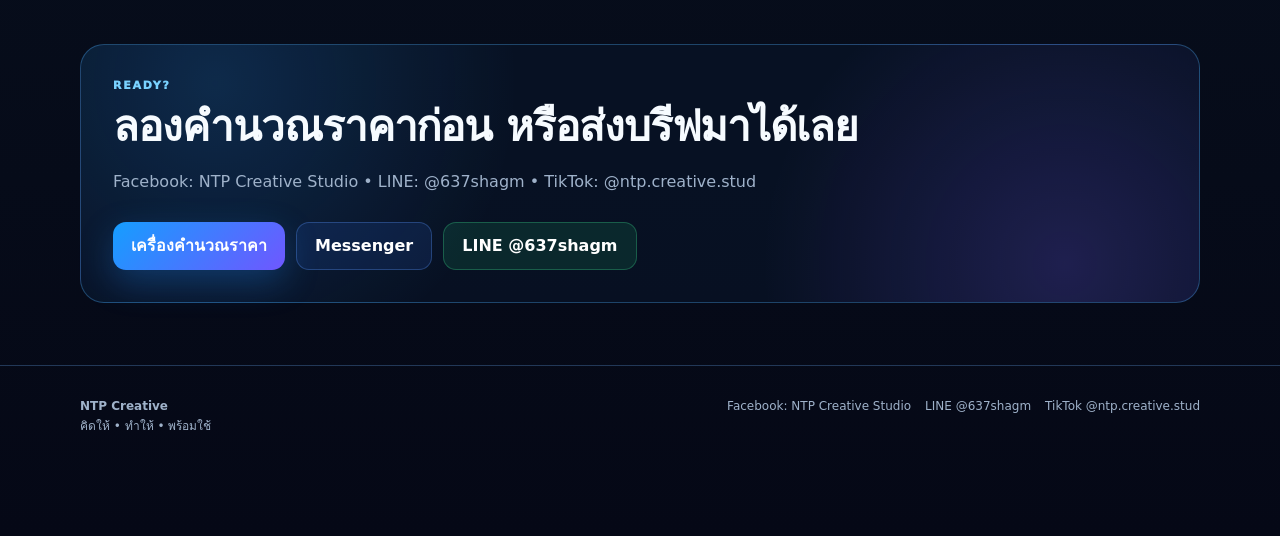
<file: ai-creative/index.html>
<!doctype html><html lang="th"><head><meta charset="utf-8"><meta name="viewport" content="width=device-width,initial-scale=1"><meta name="google-site-verification" content="mLr053Eo2u6ymDJAdP1noCEBIW9VlS5pV5PAwkpufKk"><meta name="robots" content="index,follow,max-image-preview:large"><meta name="theme-color" content="#050816"><title>AI Creative รับสร้างภาพและคอนเทนต์ด้วย AI | NTP Creative</title><meta name="description" content="รับสร้างภาพ AI ภาพประกอบ คอนเซปต์ และภาพโปรโมตตามบรีฟ พร้อมจัดองค์ประกอบให้เหมาะกับคอนเทนต์และแพลตฟอร์ม"><link rel="canonical" href="https://ntpcreative.vercel.app/ai-creative/"><meta property="og:type" content="website"><meta property="og:locale" content="th_TH"><meta property="og:site_name" content="NTP Creative"><meta property="og:title" content="AI Creative รับสร้างภาพและคอนเทนต์ด้วย AI | NTP Creative"><meta property="og:description" content="รับสร้างภาพ AI ภาพประกอบ คอนเซปต์ และภาพโปรโมตตามบรีฟ พร้อมจัดองค์ประกอบให้เหมาะกับคอนเทนต์และแพลตฟอร์ม"><meta property="og:url" content="https://ntpcreative.vercel.app/ai-creative/"><link rel="icon" href="/favicon.svg" type="image/svg+xml"><link rel="stylesheet" href="/site.css"><script type="application/ld+json">{"@context":"https://schema.org","@type":"Service","name":"AI Creative รับสร้างภาพและคอนเทนต์ด้วย AI","url":"https://ntpcreative.vercel.app/ai-creative/","provider":{"@type":"ProfessionalService","name":"NTP Creative","url":"https://ntpcreative.vercel.app/","sameAs":["https://www.facebook.com/ntpcreativestudio","https://line.me/R/ti/p/%40637shagm","https://www.tiktok.com/@ntp.creative.stud"]},"areaServed":"TH","description":"รับสร้างภาพ AI ภาพประกอบ คอนเซปต์ และภาพโปรโมตตามบรีฟ พร้อมจัดองค์ประกอบให้เหมาะกับคอนเทนต์และแพลตฟอร์ม"}</script><script async src="https://www.googletagmanager.com/gtag/js?id=G-1NJCNXW7HT"></script><script>window.dataLayer=window.dataLayer||[];function gtag(){dataLayer.push(arguments)}gtag('js',new Date());gtag('config','G-1NJCNXW7HT');</script><script defer src="/tracking.js"></script></head><body><header><div class="wrap nav"><a class="brand" href="/"><span class="brandmark">NTP</span><span>NTP CREATIVE</span></a><nav class="navlinks"><a href="/#services">บริการ</a><a href="/portfolio/">ผลงาน</a><a href="/#pricing">ราคา</a><a href="/#quick-quote">คำนวณราคา</a><a href="https://www.facebook.com/ntpcreativestudio" target="_blank" rel="noopener">Facebook</a><a class="nav-cta" href="https://line.me/R/ti/p/%40637shagm" target="_blank" rel="noopener">LINE @637shagm</a></nav></div></header><main><div class="wrap crumbs"><a href="/">NTP Creative</a> › AI Creative รับสร้างภาพและคอนเทนต์ด้วย AI</div><section class="hero service-hero"><div class="wrap hero-grid"><div><div class="eyebrow">AI CREATIVE</div><h1>AI Creative รับสร้างภาพและคอนเทนต์ด้วย AI</h1><p class="lead">รับสร้างภาพ AI ภาพประกอบ คอนเซปต์ และภาพโปรโมตตามบรีฟ พร้อมจัดองค์ประกอบให้เหมาะกับคอนเทนต์และแพลตฟอร์ม</p><div class="actions"><a class="btn primary" href="/#quick-quote">คำนวณราคาคร่าว ๆ</a><a class="btn fb" href="https://m.me/ntpcreativestudio" target="_blank" rel="noopener">Messenger</a><a class="btn line" href="https://line.me/R/ti/p/%40637shagm" target="_blank" rel="noopener">LINE</a></div></div><aside class="service-summary"><span class="pill">ราคา / การประเมิน</span><div class="price">ตามบรีฟ <small>ประเมินก่อนเริ่ม</small></div><ul class="clean-list"><li>ภาพประกอบคอนเทนต์</li><li>ภาพคอนเซปต์และไอเดีย</li><li>ภาพโปรโมตจาก AI</li><li>ปรับสไตล์และสัดส่วนตามบรีฟ</li></ul></aside></div></section><section class="section"><div class="wrap prose"><div class="eyebrow">รายละเอียดบริการ</div><h2>ทำงานให้สวยและพร้อมใช้งานจริง</h2><p>เหมาะกับงานที่ต้องการภาพเฉพาะแต่ยังไม่มีวัตถุดิบ เช่น ฉาก คาแรกเตอร์ ภาพประกอบเรื่อง หรือภาพทดลองแนวทางก่อนทำแคมเปญจริง โดยเริ่มจากเป้าหมายของงาน ไม่ใช่แค่สร้างภาพให้สวยอย่างเดียว</p><p>สามารถต่อยอดภาพที่สร้างไปเป็นโปสเตอร์ โพสต์โซเชียล ปกคอนเทนต์ หรือภาพประกอบอื่น ๆ และระบุสัดส่วนสำหรับแพลตฟอร์มที่ต้องใช้ได้ เพื่อให้ไฟล์จบพร้อมใช้งานมากขึ้น</p><p>ราคาขึ้นกับจำนวนภาพ ความซับซ้อน การแก้ และระดับการจัดองค์ประกอบ ส่ง Reference โทนสี สิ่งที่ต้องมี สิ่งที่ไม่ต้องการ และขนาดภาพมาให้ประเมินก่อนเริ่มได้</p><h2>ส่งอะไรมาให้ประเมิน</h2><div class="check-grid"><div class="check">ประเภทงานและจำนวน</div><div class="check">ข้อความที่ต้องการใช้</div><div class="check">รูป โลโก้ หรือวัตถุดิบ</div><div class="check">ขนาดหรือแพลตฟอร์ม</div><div class="check">Reference / โทนที่ชอบ</div><div class="check">กำหนดเวลารับงาน</div></div></div></section><section class="section"><div class="wrap"><div class="eyebrow">PROCESS</div><h2>เริ่มงานใน 3 ขั้นตอน</h2><div class="grid steps"><div class="card"><h3>ส่งบรีฟ</h3><p>ส่งรายละเอียดและตัวอย่างผ่าน Messenger หรือ LINE</p></div><div class="card"><h3>สรุปราคาและคิว</h3><p>แจ้งขอบเขต ราคา เวลา และเงื่อนไขก่อนเริ่มทุกครั้ง</p></div><div class="card"><h3>รับไฟล์พร้อมใช้</h3><p>ส่งตามขนาดและรูปแบบที่ตกลง เพื่อนำไปใช้งานต่อได้</p></div></div></div></section><section class="section"><div class="wrap cta"><div class="eyebrow">READY?</div><h2>ลองคำนวณราคาก่อน หรือส่งบรีฟมาได้เลย</h2><p class="muted">Facebook: NTP Creative Studio • LINE: @637shagm • TikTok: @ntp.creative.stud</p><div class="actions"><a class="btn primary" href="/#quick-quote">เครื่องคำนวณราคา</a><a class="btn fb" href="https://m.me/ntpcreativestudio" target="_blank" rel="noopener">Messenger</a><a class="btn line" href="https://line.me/R/ti/p/%40637shagm" target="_blank" rel="noopener">LINE @637shagm</a></div></div></section></main><footer class="footer"><div class="wrap footer-grid"><div><strong>NTP Creative</strong><br>คิดให้ • ทำให้ • พร้อมใช้</div><div class="footer-links"><a href="https://www.facebook.com/ntpcreativestudio" target="_blank" rel="noopener">Facebook: NTP Creative Studio</a><a href="https://line.me/R/ti/p/%40637shagm" target="_blank" rel="noopener">LINE @637shagm</a><a href="https://www.tiktok.com/@ntp.creative.stud" target="_blank" rel="noopener">TikTok @ntp.creative.stud</a></div></div></footer><div class="mobile-contact"><a class="mfb" href="https://m.me/ntpcreativestudio" target="_blank" rel="noopener">Messenger</a><a class="mline" href="https://line.me/R/ti/p/%40637shagm" target="_blank" rel="noopener">LINE</a><a class="mtiktok" href="https://www.tiktok.com/@ntp.creative.stud" target="_blank" rel="noopener">TikTok</a></div></body></html>
</file>
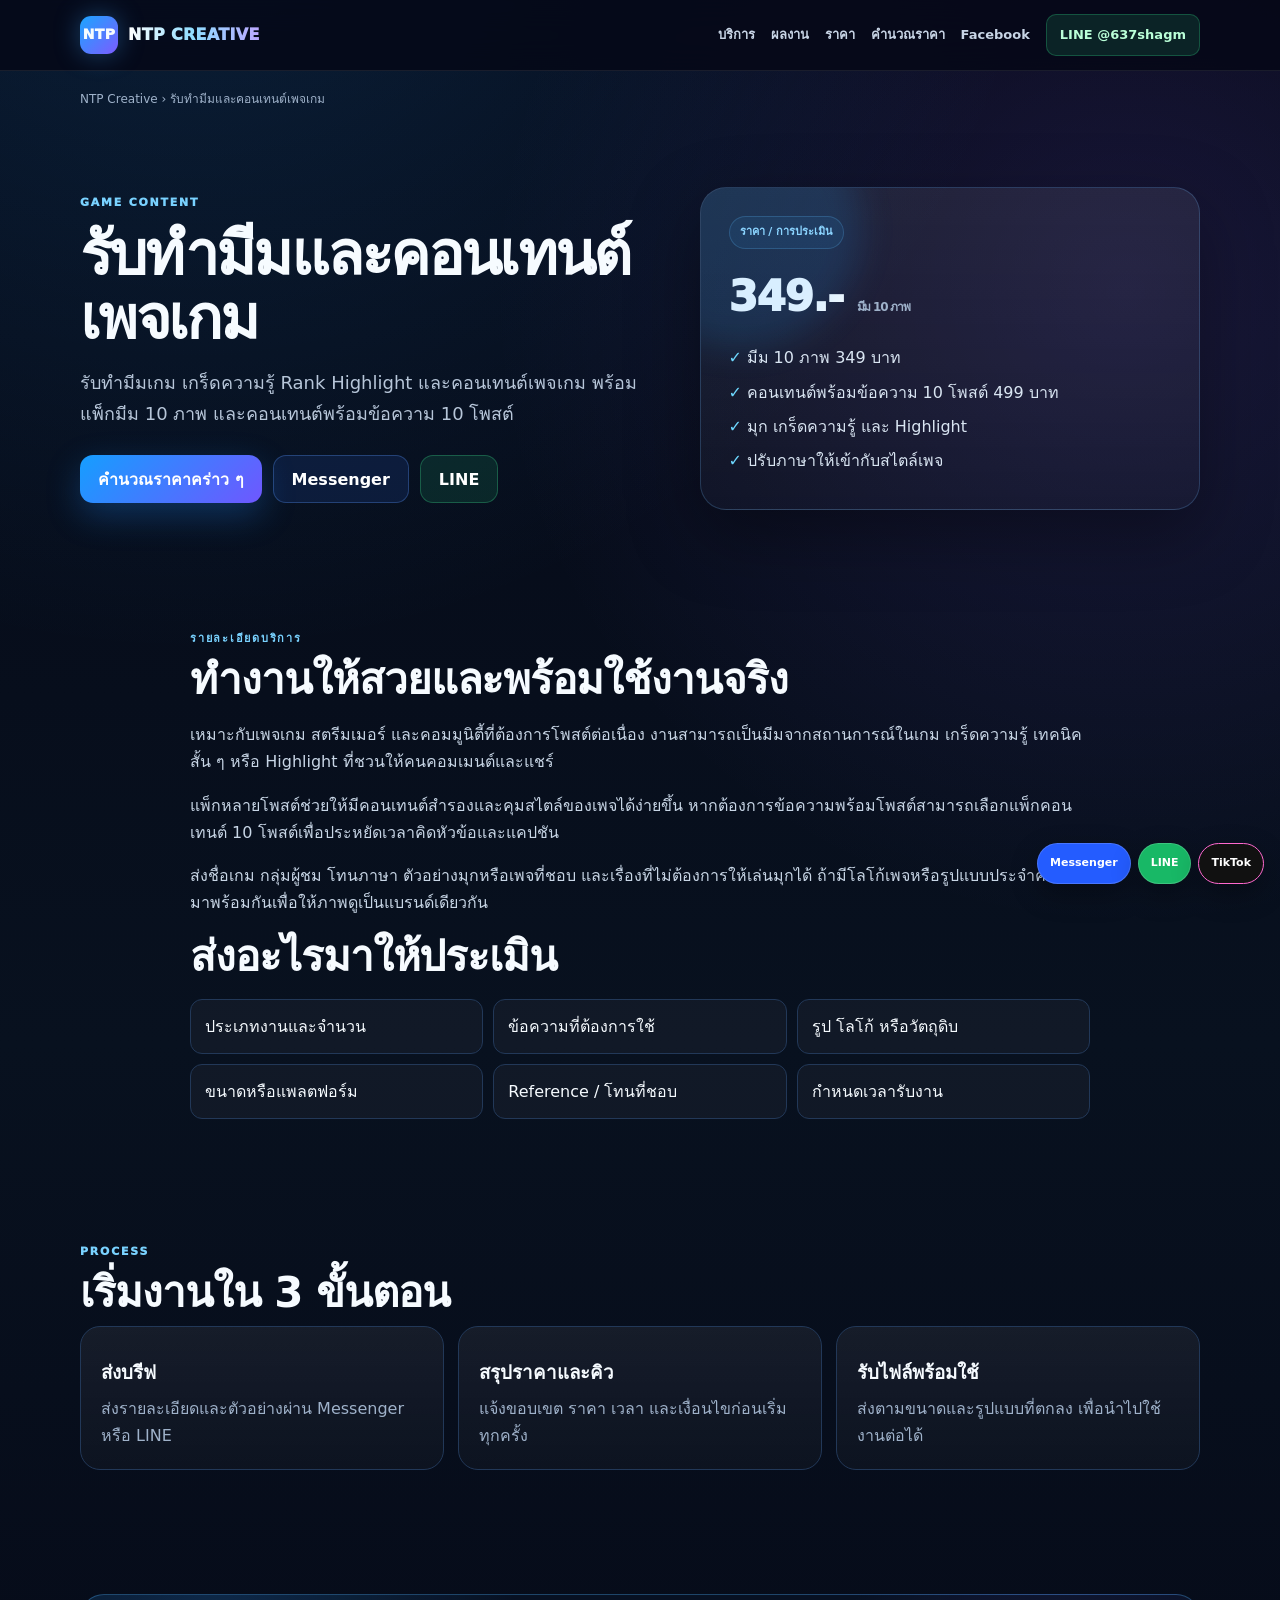
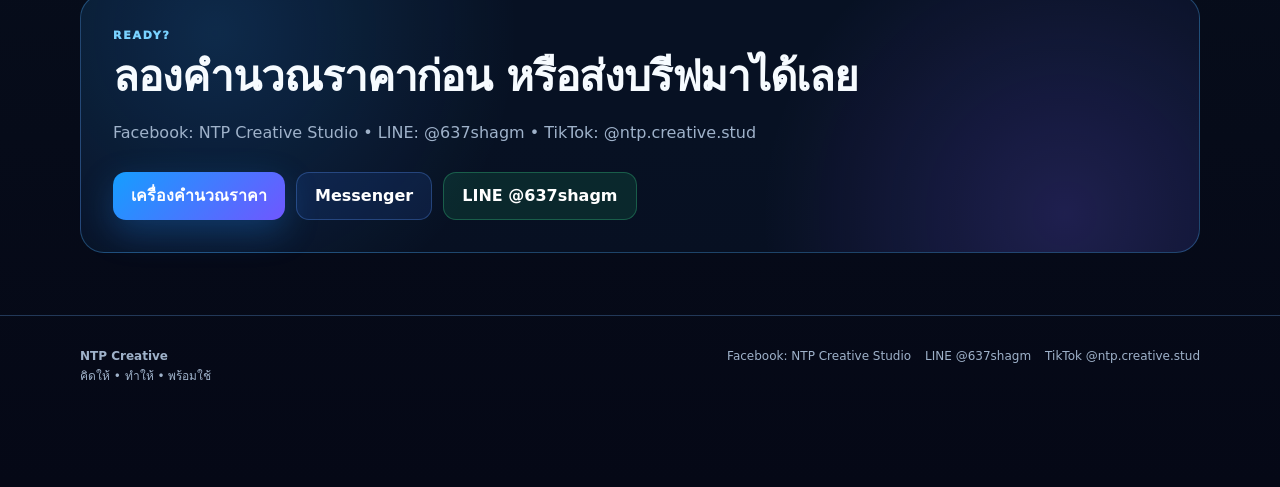
<file: game-meme/index.html>
<!doctype html><html lang="th"><head><meta charset="utf-8"><meta name="viewport" content="width=device-width,initial-scale=1"><meta name="google-site-verification" content="mLr053Eo2u6ymDJAdP1noCEBIW9VlS5pV5PAwkpufKk"><meta name="robots" content="index,follow,max-image-preview:large"><meta name="theme-color" content="#050816"><title>รับทำมีมและคอนเทนต์เพจเกม | NTP Creative</title><meta name="description" content="รับทำมีมเกม เกร็ดความรู้ Rank Highlight และคอนเทนต์เพจเกม พร้อมแพ็กมีม 10 ภาพ และคอนเทนต์พร้อมข้อความ 10 โพสต์"><link rel="canonical" href="https://ntpcreative.vercel.app/game-meme/"><meta property="og:type" content="website"><meta property="og:locale" content="th_TH"><meta property="og:site_name" content="NTP Creative"><meta property="og:title" content="รับทำมีมและคอนเทนต์เพจเกม | NTP Creative"><meta property="og:description" content="รับทำมีมเกม เกร็ดความรู้ Rank Highlight และคอนเทนต์เพจเกม พร้อมแพ็กมีม 10 ภาพ และคอนเทนต์พร้อมข้อความ 10 โพสต์"><meta property="og:url" content="https://ntpcreative.vercel.app/game-meme/"><link rel="icon" href="/favicon.svg" type="image/svg+xml"><link rel="stylesheet" href="/site.css"><script type="application/ld+json">{"@context":"https://schema.org","@type":"Service","name":"รับทำมีมและคอนเทนต์เพจเกม","url":"https://ntpcreative.vercel.app/game-meme/","provider":{"@type":"ProfessionalService","name":"NTP Creative","url":"https://ntpcreative.vercel.app/","sameAs":["https://www.facebook.com/ntpcreativestudio","https://line.me/R/ti/p/%40637shagm","https://www.tiktok.com/@ntp.creative.stud"]},"areaServed":"TH","description":"รับทำมีมเกม เกร็ดความรู้ Rank Highlight และคอนเทนต์เพจเกม พร้อมแพ็กมีม 10 ภาพ และคอนเทนต์พร้อมข้อความ 10 โพสต์"}</script><script async src="https://www.googletagmanager.com/gtag/js?id=G-1NJCNXW7HT"></script><script>window.dataLayer=window.dataLayer||[];function gtag(){dataLayer.push(arguments)}gtag('js',new Date());gtag('config','G-1NJCNXW7HT');</script><script defer src="/tracking.js"></script></head><body><header><div class="wrap nav"><a class="brand" href="/"><span class="brandmark">NTP</span><span>NTP CREATIVE</span></a><nav class="navlinks"><a href="/#services">บริการ</a><a href="/portfolio/">ผลงาน</a><a href="/#pricing">ราคา</a><a href="/#quick-quote">คำนวณราคา</a><a href="https://www.facebook.com/ntpcreativestudio" target="_blank" rel="noopener">Facebook</a><a class="nav-cta" href="https://line.me/R/ti/p/%40637shagm" target="_blank" rel="noopener">LINE @637shagm</a></nav></div></header><main><div class="wrap crumbs"><a href="/">NTP Creative</a> › รับทำมีมและคอนเทนต์เพจเกม</div><section class="hero service-hero"><div class="wrap hero-grid"><div><div class="eyebrow">GAME CONTENT</div><h1>รับทำมีมและคอนเทนต์เพจเกม</h1><p class="lead">รับทำมีมเกม เกร็ดความรู้ Rank Highlight และคอนเทนต์เพจเกม พร้อมแพ็กมีม 10 ภาพ และคอนเทนต์พร้อมข้อความ 10 โพสต์</p><div class="actions"><a class="btn primary" href="/#quick-quote">คำนวณราคาคร่าว ๆ</a><a class="btn fb" href="https://m.me/ntpcreativestudio" target="_blank" rel="noopener">Messenger</a><a class="btn line" href="https://line.me/R/ti/p/%40637shagm" target="_blank" rel="noopener">LINE</a></div></div><aside class="service-summary"><span class="pill">ราคา / การประเมิน</span><div class="price">349.- <small>มีม 10 ภาพ</small></div><ul class="clean-list"><li>มีม 10 ภาพ 349 บาท</li><li>คอนเทนต์พร้อมข้อความ 10 โพสต์ 499 บาท</li><li>มุก เกร็ดความรู้ และ Highlight</li><li>ปรับภาษาให้เข้ากับสไตล์เพจ</li></ul></aside></div></section><section class="section"><div class="wrap prose"><div class="eyebrow">รายละเอียดบริการ</div><h2>ทำงานให้สวยและพร้อมใช้งานจริง</h2><p>เหมาะกับเพจเกม สตรีมเมอร์ และคอมมูนิตี้ที่ต้องการโพสต์ต่อเนื่อง งานสามารถเป็นมีมจากสถานการณ์ในเกม เกร็ดความรู้ เทคนิคสั้น ๆ หรือ Highlight ที่ชวนให้คนคอมเมนต์และแชร์</p><p>แพ็กหลายโพสต์ช่วยให้มีคอนเทนต์สำรองและคุมสไตล์ของเพจได้ง่ายขึ้น หากต้องการข้อความพร้อมโพสต์สามารถเลือกแพ็กคอนเทนต์ 10 โพสต์เพื่อประหยัดเวลาคิดหัวข้อและแคปชัน</p><p>ส่งชื่อเกม กลุ่มผู้ชม โทนภาษา ตัวอย่างมุกหรือเพจที่ชอบ และเรื่องที่ไม่ต้องการให้เล่นมุกได้ ถ้ามีโลโก้เพจหรือรูปแบบประจำควรส่งมาพร้อมกันเพื่อให้ภาพดูเป็นแบรนด์เดียวกัน</p><h2>ส่งอะไรมาให้ประเมิน</h2><div class="check-grid"><div class="check">ประเภทงานและจำนวน</div><div class="check">ข้อความที่ต้องการใช้</div><div class="check">รูป โลโก้ หรือวัตถุดิบ</div><div class="check">ขนาดหรือแพลตฟอร์ม</div><div class="check">Reference / โทนที่ชอบ</div><div class="check">กำหนดเวลารับงาน</div></div></div></section><section class="section"><div class="wrap"><div class="eyebrow">PROCESS</div><h2>เริ่มงานใน 3 ขั้นตอน</h2><div class="grid steps"><div class="card"><h3>ส่งบรีฟ</h3><p>ส่งรายละเอียดและตัวอย่างผ่าน Messenger หรือ LINE</p></div><div class="card"><h3>สรุปราคาและคิว</h3><p>แจ้งขอบเขต ราคา เวลา และเงื่อนไขก่อนเริ่มทุกครั้ง</p></div><div class="card"><h3>รับไฟล์พร้อมใช้</h3><p>ส่งตามขนาดและรูปแบบที่ตกลง เพื่อนำไปใช้งานต่อได้</p></div></div></div></section><section class="section"><div class="wrap cta"><div class="eyebrow">READY?</div><h2>ลองคำนวณราคาก่อน หรือส่งบรีฟมาได้เลย</h2><p class="muted">Facebook: NTP Creative Studio • LINE: @637shagm • TikTok: @ntp.creative.stud</p><div class="actions"><a class="btn primary" href="/#quick-quote">เครื่องคำนวณราคา</a><a class="btn fb" href="https://m.me/ntpcreativestudio" target="_blank" rel="noopener">Messenger</a><a class="btn line" href="https://line.me/R/ti/p/%40637shagm" target="_blank" rel="noopener">LINE @637shagm</a></div></div></section></main><footer class="footer"><div class="wrap footer-grid"><div><strong>NTP Creative</strong><br>คิดให้ • ทำให้ • พร้อมใช้</div><div class="footer-links"><a href="https://www.facebook.com/ntpcreativestudio" target="_blank" rel="noopener">Facebook: NTP Creative Studio</a><a href="https://line.me/R/ti/p/%40637shagm" target="_blank" rel="noopener">LINE @637shagm</a><a href="https://www.tiktok.com/@ntp.creative.stud" target="_blank" rel="noopener">TikTok @ntp.creative.stud</a></div></div></footer><div class="mobile-contact"><a class="mfb" href="https://m.me/ntpcreativestudio" target="_blank" rel="noopener">Messenger</a><a class="mline" href="https://line.me/R/ti/p/%40637shagm" target="_blank" rel="noopener">LINE</a><a class="mtiktok" href="https://www.tiktok.com/@ntp.creative.stud" target="_blank" rel="noopener">TikTok</a></div></body></html>
</file>
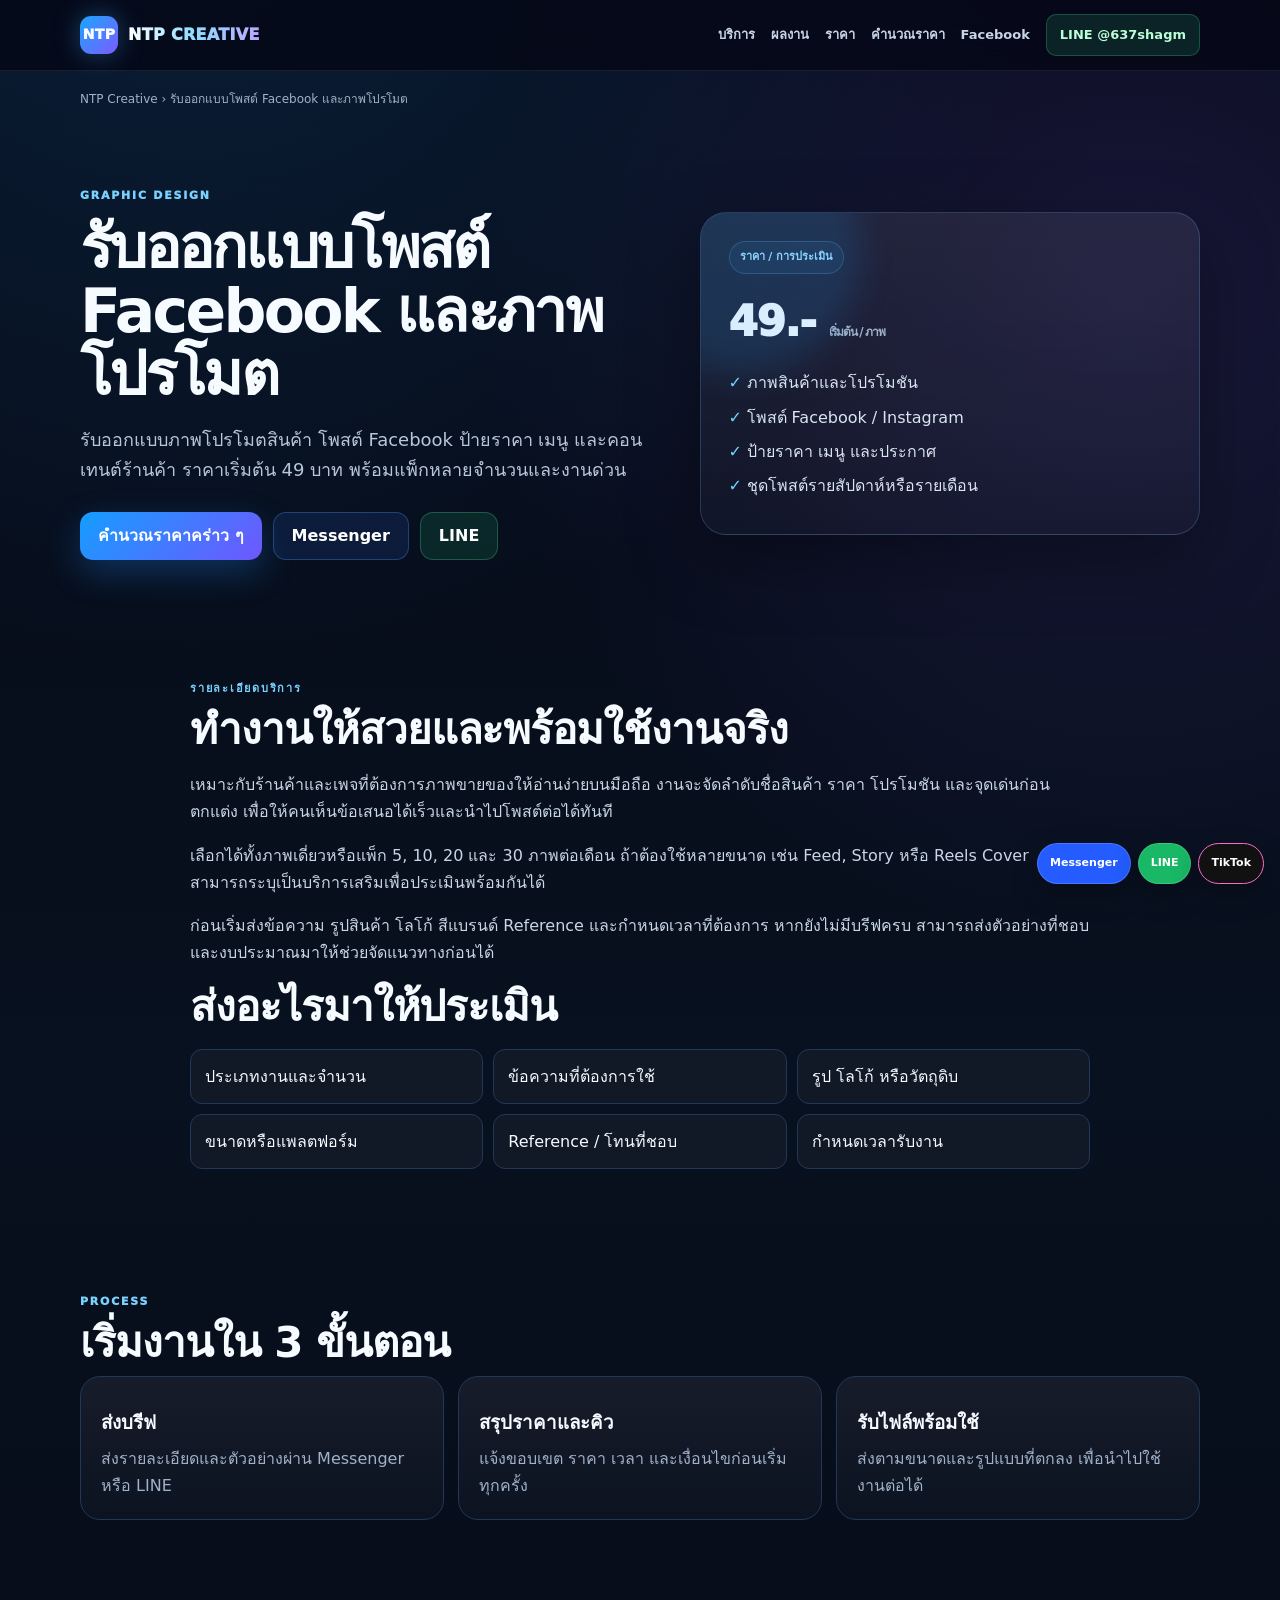
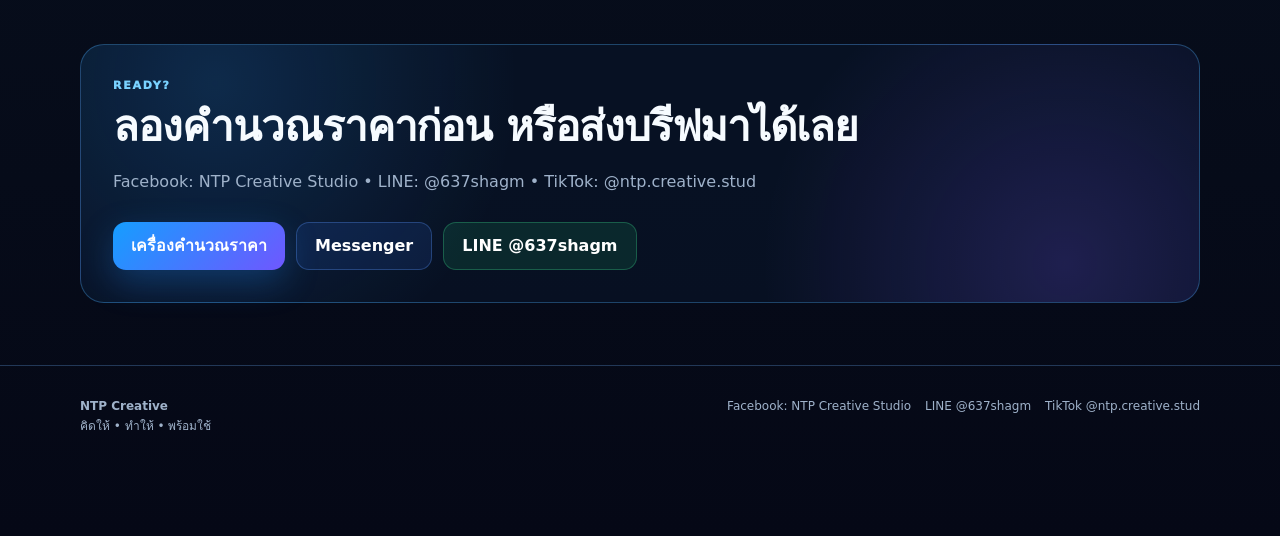
<file: graphic-design/index.html>
<!doctype html><html lang="th"><head><meta charset="utf-8"><meta name="viewport" content="width=device-width,initial-scale=1"><meta name="google-site-verification" content="mLr053Eo2u6ymDJAdP1noCEBIW9VlS5pV5PAwkpufKk"><meta name="robots" content="index,follow,max-image-preview:large"><meta name="theme-color" content="#050816"><title>รับออกแบบโพสต์ Facebook และภาพโปรโมต | NTP Creative</title><meta name="description" content="รับออกแบบภาพโปรโมตสินค้า โพสต์ Facebook ป้ายราคา เมนู และคอนเทนต์ร้านค้า ราคาเริ่มต้น 49 บาท พร้อมแพ็กหลายจำนวนและงานด่วน"><link rel="canonical" href="https://ntpcreative.vercel.app/graphic-design/"><meta property="og:type" content="website"><meta property="og:locale" content="th_TH"><meta property="og:site_name" content="NTP Creative"><meta property="og:title" content="รับออกแบบโพสต์ Facebook และภาพโปรโมต | NTP Creative"><meta property="og:description" content="รับออกแบบภาพโปรโมตสินค้า โพสต์ Facebook ป้ายราคา เมนู และคอนเทนต์ร้านค้า ราคาเริ่มต้น 49 บาท พร้อมแพ็กหลายจำนวนและงานด่วน"><meta property="og:url" content="https://ntpcreative.vercel.app/graphic-design/"><link rel="icon" href="/favicon.svg" type="image/svg+xml"><link rel="stylesheet" href="/site.css"><script type="application/ld+json">{"@context":"https://schema.org","@type":"Service","name":"รับออกแบบโพสต์ Facebook และภาพโปรโมต","url":"https://ntpcreative.vercel.app/graphic-design/","provider":{"@type":"ProfessionalService","name":"NTP Creative","url":"https://ntpcreative.vercel.app/","sameAs":["https://www.facebook.com/ntpcreativestudio","https://line.me/R/ti/p/%40637shagm","https://www.tiktok.com/@ntp.creative.stud"]},"areaServed":"TH","description":"รับออกแบบภาพโปรโมตสินค้า โพสต์ Facebook ป้ายราคา เมนู และคอนเทนต์ร้านค้า ราคาเริ่มต้น 49 บาท พร้อมแพ็กหลายจำนวนและงานด่วน"}</script><script async src="https://www.googletagmanager.com/gtag/js?id=G-1NJCNXW7HT"></script><script>window.dataLayer=window.dataLayer||[];function gtag(){dataLayer.push(arguments)}gtag('js',new Date());gtag('config','G-1NJCNXW7HT');</script><script defer src="/tracking.js"></script></head><body><header><div class="wrap nav"><a class="brand" href="/"><span class="brandmark">NTP</span><span>NTP CREATIVE</span></a><nav class="navlinks"><a href="/#services">บริการ</a><a href="/portfolio/">ผลงาน</a><a href="/#pricing">ราคา</a><a href="/#quick-quote">คำนวณราคา</a><a href="https://www.facebook.com/ntpcreativestudio" target="_blank" rel="noopener">Facebook</a><a class="nav-cta" href="https://line.me/R/ti/p/%40637shagm" target="_blank" rel="noopener">LINE @637shagm</a></nav></div></header><main><div class="wrap crumbs"><a href="/">NTP Creative</a> › รับออกแบบโพสต์ Facebook และภาพโปรโมต</div><section class="hero service-hero"><div class="wrap hero-grid"><div><div class="eyebrow">GRAPHIC DESIGN</div><h1>รับออกแบบโพสต์ Facebook และภาพโปรโมต</h1><p class="lead">รับออกแบบภาพโปรโมตสินค้า โพสต์ Facebook ป้ายราคา เมนู และคอนเทนต์ร้านค้า ราคาเริ่มต้น 49 บาท พร้อมแพ็กหลายจำนวนและงานด่วน</p><div class="actions"><a class="btn primary" href="/#quick-quote">คำนวณราคาคร่าว ๆ</a><a class="btn fb" href="https://m.me/ntpcreativestudio" target="_blank" rel="noopener">Messenger</a><a class="btn line" href="https://line.me/R/ti/p/%40637shagm" target="_blank" rel="noopener">LINE</a></div></div><aside class="service-summary"><span class="pill">ราคา / การประเมิน</span><div class="price">49.- <small>เริ่มต้น / ภาพ</small></div><ul class="clean-list"><li>ภาพสินค้าและโปรโมชัน</li><li>โพสต์ Facebook / Instagram</li><li>ป้ายราคา เมนู และประกาศ</li><li>ชุดโพสต์รายสัปดาห์หรือรายเดือน</li></ul></aside></div></section><section class="section"><div class="wrap prose"><div class="eyebrow">รายละเอียดบริการ</div><h2>ทำงานให้สวยและพร้อมใช้งานจริง</h2><p>เหมาะกับร้านค้าและเพจที่ต้องการภาพขายของให้อ่านง่ายบนมือถือ งานจะจัดลำดับชื่อสินค้า ราคา โปรโมชัน และจุดเด่นก่อนตกแต่ง เพื่อให้คนเห็นข้อเสนอได้เร็วและนำไปโพสต์ต่อได้ทันที</p><p>เลือกได้ทั้งภาพเดี่ยวหรือแพ็ก 5, 10, 20 และ 30 ภาพต่อเดือน ถ้าต้องใช้หลายขนาด เช่น Feed, Story หรือ Reels Cover สามารถระบุเป็นบริการเสริมเพื่อประเมินพร้อมกันได้</p><p>ก่อนเริ่มส่งข้อความ รูปสินค้า โลโก้ สีแบรนด์ Reference และกำหนดเวลาที่ต้องการ หากยังไม่มีบรีฟครบ สามารถส่งตัวอย่างที่ชอบและงบประมาณมาให้ช่วยจัดแนวทางก่อนได้</p><h2>ส่งอะไรมาให้ประเมิน</h2><div class="check-grid"><div class="check">ประเภทงานและจำนวน</div><div class="check">ข้อความที่ต้องการใช้</div><div class="check">รูป โลโก้ หรือวัตถุดิบ</div><div class="check">ขนาดหรือแพลตฟอร์ม</div><div class="check">Reference / โทนที่ชอบ</div><div class="check">กำหนดเวลารับงาน</div></div></div></section><section class="section"><div class="wrap"><div class="eyebrow">PROCESS</div><h2>เริ่มงานใน 3 ขั้นตอน</h2><div class="grid steps"><div class="card"><h3>ส่งบรีฟ</h3><p>ส่งรายละเอียดและตัวอย่างผ่าน Messenger หรือ LINE</p></div><div class="card"><h3>สรุปราคาและคิว</h3><p>แจ้งขอบเขต ราคา เวลา และเงื่อนไขก่อนเริ่มทุกครั้ง</p></div><div class="card"><h3>รับไฟล์พร้อมใช้</h3><p>ส่งตามขนาดและรูปแบบที่ตกลง เพื่อนำไปใช้งานต่อได้</p></div></div></div></section><section class="section"><div class="wrap cta"><div class="eyebrow">READY?</div><h2>ลองคำนวณราคาก่อน หรือส่งบรีฟมาได้เลย</h2><p class="muted">Facebook: NTP Creative Studio • LINE: @637shagm • TikTok: @ntp.creative.stud</p><div class="actions"><a class="btn primary" href="/#quick-quote">เครื่องคำนวณราคา</a><a class="btn fb" href="https://m.me/ntpcreativestudio" target="_blank" rel="noopener">Messenger</a><a class="btn line" href="https://line.me/R/ti/p/%40637shagm" target="_blank" rel="noopener">LINE @637shagm</a></div></div></section></main><footer class="footer"><div class="wrap footer-grid"><div><strong>NTP Creative</strong><br>คิดให้ • ทำให้ • พร้อมใช้</div><div class="footer-links"><a href="https://www.facebook.com/ntpcreativestudio" target="_blank" rel="noopener">Facebook: NTP Creative Studio</a><a href="https://line.me/R/ti/p/%40637shagm" target="_blank" rel="noopener">LINE @637shagm</a><a href="https://www.tiktok.com/@ntp.creative.stud" target="_blank" rel="noopener">TikTok @ntp.creative.stud</a></div></div></footer><div class="mobile-contact"><a class="mfb" href="https://m.me/ntpcreativestudio" target="_blank" rel="noopener">Messenger</a><a class="mline" href="https://line.me/R/ti/p/%40637shagm" target="_blank" rel="noopener">LINE</a><a class="mtiktok" href="https://www.tiktok.com/@ntp.creative.stud" target="_blank" rel="noopener">TikTok</a></div></body></html>
</file>
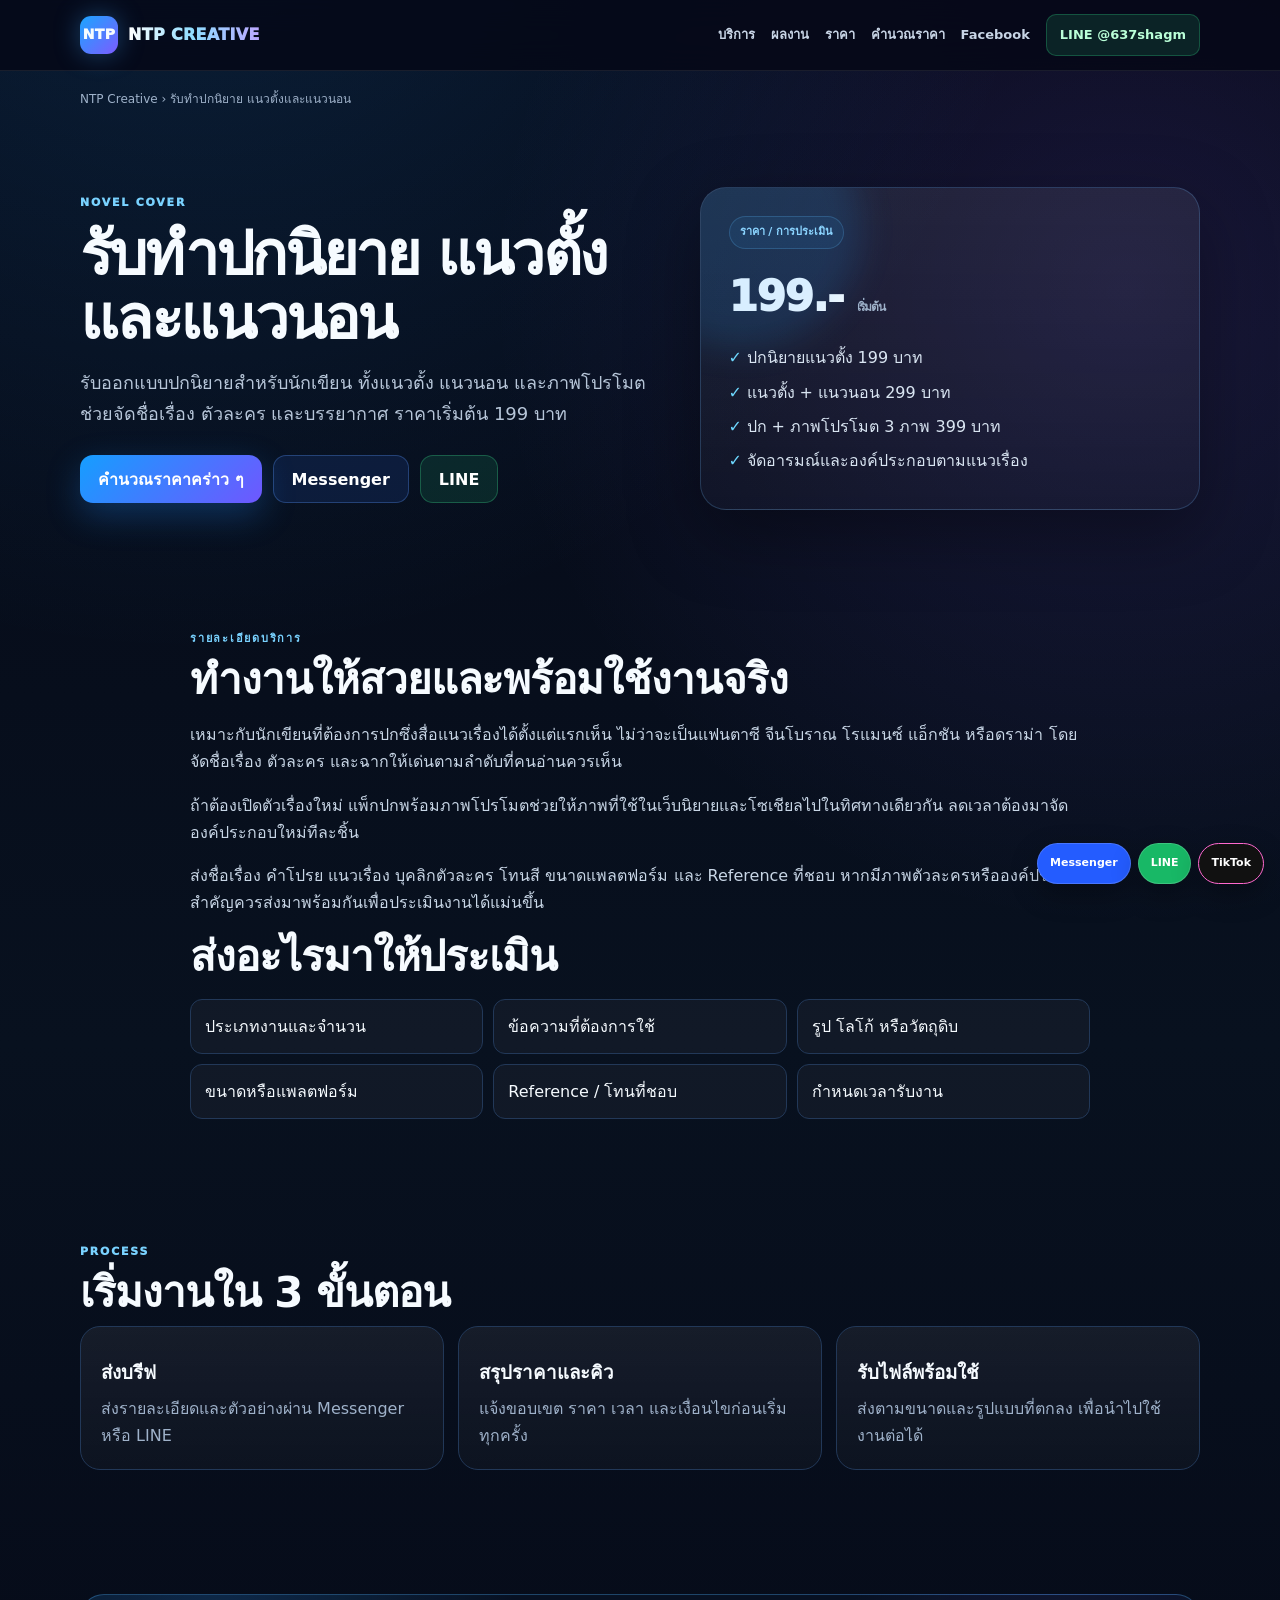
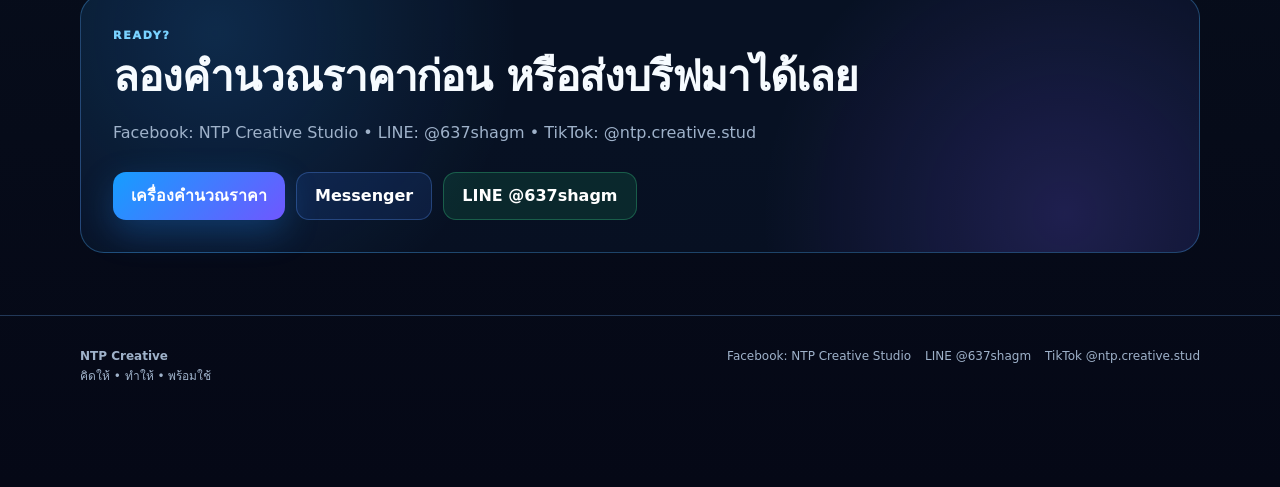
<file: novel-cover/index.html>
<!doctype html><html lang="th"><head><meta charset="utf-8"><meta name="viewport" content="width=device-width,initial-scale=1"><meta name="google-site-verification" content="mLr053Eo2u6ymDJAdP1noCEBIW9VlS5pV5PAwkpufKk"><meta name="robots" content="index,follow,max-image-preview:large"><meta name="theme-color" content="#050816"><title>รับทำปกนิยาย แนวตั้งและแนวนอน | NTP Creative</title><meta name="description" content="รับออกแบบปกนิยายสำหรับนักเขียน ทั้งแนวตั้ง แนวนอน และภาพโปรโมต ช่วยจัดชื่อเรื่อง ตัวละคร และบรรยากาศ ราคาเริ่มต้น 199 บาท"><link rel="canonical" href="https://ntpcreative.vercel.app/novel-cover/"><meta property="og:type" content="website"><meta property="og:locale" content="th_TH"><meta property="og:site_name" content="NTP Creative"><meta property="og:title" content="รับทำปกนิยาย แนวตั้งและแนวนอน | NTP Creative"><meta property="og:description" content="รับออกแบบปกนิยายสำหรับนักเขียน ทั้งแนวตั้ง แนวนอน และภาพโปรโมต ช่วยจัดชื่อเรื่อง ตัวละคร และบรรยากาศ ราคาเริ่มต้น 199 บาท"><meta property="og:url" content="https://ntpcreative.vercel.app/novel-cover/"><link rel="icon" href="/favicon.svg" type="image/svg+xml"><link rel="stylesheet" href="/site.css"><script type="application/ld+json">{"@context":"https://schema.org","@type":"Service","name":"รับทำปกนิยาย แนวตั้งและแนวนอน","url":"https://ntpcreative.vercel.app/novel-cover/","provider":{"@type":"ProfessionalService","name":"NTP Creative","url":"https://ntpcreative.vercel.app/","sameAs":["https://www.facebook.com/ntpcreativestudio","https://line.me/R/ti/p/%40637shagm","https://www.tiktok.com/@ntp.creative.stud"]},"areaServed":"TH","description":"รับออกแบบปกนิยายสำหรับนักเขียน ทั้งแนวตั้ง แนวนอน และภาพโปรโมต ช่วยจัดชื่อเรื่อง ตัวละคร และบรรยากาศ ราคาเริ่มต้น 199 บาท"}</script><script async src="https://www.googletagmanager.com/gtag/js?id=G-1NJCNXW7HT"></script><script>window.dataLayer=window.dataLayer||[];function gtag(){dataLayer.push(arguments)}gtag('js',new Date());gtag('config','G-1NJCNXW7HT');</script><script defer src="/tracking.js"></script></head><body><header><div class="wrap nav"><a class="brand" href="/"><span class="brandmark">NTP</span><span>NTP CREATIVE</span></a><nav class="navlinks"><a href="/#services">บริการ</a><a href="/portfolio/">ผลงาน</a><a href="/#pricing">ราคา</a><a href="/#quick-quote">คำนวณราคา</a><a href="https://www.facebook.com/ntpcreativestudio" target="_blank" rel="noopener">Facebook</a><a class="nav-cta" href="https://line.me/R/ti/p/%40637shagm" target="_blank" rel="noopener">LINE @637shagm</a></nav></div></header><main><div class="wrap crumbs"><a href="/">NTP Creative</a> › รับทำปกนิยาย แนวตั้งและแนวนอน</div><section class="hero service-hero"><div class="wrap hero-grid"><div><div class="eyebrow">NOVEL COVER</div><h1>รับทำปกนิยาย แนวตั้งและแนวนอน</h1><p class="lead">รับออกแบบปกนิยายสำหรับนักเขียน ทั้งแนวตั้ง แนวนอน และภาพโปรโมต ช่วยจัดชื่อเรื่อง ตัวละคร และบรรยากาศ ราคาเริ่มต้น 199 บาท</p><div class="actions"><a class="btn primary" href="/#quick-quote">คำนวณราคาคร่าว ๆ</a><a class="btn fb" href="https://m.me/ntpcreativestudio" target="_blank" rel="noopener">Messenger</a><a class="btn line" href="https://line.me/R/ti/p/%40637shagm" target="_blank" rel="noopener">LINE</a></div></div><aside class="service-summary"><span class="pill">ราคา / การประเมิน</span><div class="price">199.- <small>เริ่มต้น</small></div><ul class="clean-list"><li>ปกนิยายแนวตั้ง 199 บาท</li><li>แนวตั้ง + แนวนอน 299 บาท</li><li>ปก + ภาพโปรโมต 3 ภาพ 399 บาท</li><li>จัดอารมณ์และองค์ประกอบตามแนวเรื่อง</li></ul></aside></div></section><section class="section"><div class="wrap prose"><div class="eyebrow">รายละเอียดบริการ</div><h2>ทำงานให้สวยและพร้อมใช้งานจริง</h2><p>เหมาะกับนักเขียนที่ต้องการปกซึ่งสื่อแนวเรื่องได้ตั้งแต่แรกเห็น ไม่ว่าจะเป็นแฟนตาซี จีนโบราณ โรแมนซ์ แอ็กชัน หรือดราม่า โดยจัดชื่อเรื่อง ตัวละคร และฉากให้เด่นตามลำดับที่คนอ่านควรเห็น</p><p>ถ้าต้องเปิดตัวเรื่องใหม่ แพ็กปกพร้อมภาพโปรโมตช่วยให้ภาพที่ใช้ในเว็บนิยายและโซเชียลไปในทิศทางเดียวกัน ลดเวลาต้องมาจัดองค์ประกอบใหม่ทีละชิ้น</p><p>ส่งชื่อเรื่อง คำโปรย แนวเรื่อง บุคลิกตัวละคร โทนสี ขนาดแพลตฟอร์ม และ Reference ที่ชอบ หากมีภาพตัวละครหรือองค์ประกอบสำคัญควรส่งมาพร้อมกันเพื่อประเมินงานได้แม่นขึ้น</p><h2>ส่งอะไรมาให้ประเมิน</h2><div class="check-grid"><div class="check">ประเภทงานและจำนวน</div><div class="check">ข้อความที่ต้องการใช้</div><div class="check">รูป โลโก้ หรือวัตถุดิบ</div><div class="check">ขนาดหรือแพลตฟอร์ม</div><div class="check">Reference / โทนที่ชอบ</div><div class="check">กำหนดเวลารับงาน</div></div></div></section><section class="section"><div class="wrap"><div class="eyebrow">PROCESS</div><h2>เริ่มงานใน 3 ขั้นตอน</h2><div class="grid steps"><div class="card"><h3>ส่งบรีฟ</h3><p>ส่งรายละเอียดและตัวอย่างผ่าน Messenger หรือ LINE</p></div><div class="card"><h3>สรุปราคาและคิว</h3><p>แจ้งขอบเขต ราคา เวลา และเงื่อนไขก่อนเริ่มทุกครั้ง</p></div><div class="card"><h3>รับไฟล์พร้อมใช้</h3><p>ส่งตามขนาดและรูปแบบที่ตกลง เพื่อนำไปใช้งานต่อได้</p></div></div></div></section><section class="section"><div class="wrap cta"><div class="eyebrow">READY?</div><h2>ลองคำนวณราคาก่อน หรือส่งบรีฟมาได้เลย</h2><p class="muted">Facebook: NTP Creative Studio • LINE: @637shagm • TikTok: @ntp.creative.stud</p><div class="actions"><a class="btn primary" href="/#quick-quote">เครื่องคำนวณราคา</a><a class="btn fb" href="https://m.me/ntpcreativestudio" target="_blank" rel="noopener">Messenger</a><a class="btn line" href="https://line.me/R/ti/p/%40637shagm" target="_blank" rel="noopener">LINE @637shagm</a></div></div></section></main><footer class="footer"><div class="wrap footer-grid"><div><strong>NTP Creative</strong><br>คิดให้ • ทำให้ • พร้อมใช้</div><div class="footer-links"><a href="https://www.facebook.com/ntpcreativestudio" target="_blank" rel="noopener">Facebook: NTP Creative Studio</a><a href="https://line.me/R/ti/p/%40637shagm" target="_blank" rel="noopener">LINE @637shagm</a><a href="https://www.tiktok.com/@ntp.creative.stud" target="_blank" rel="noopener">TikTok @ntp.creative.stud</a></div></div></footer><div class="mobile-contact"><a class="mfb" href="https://m.me/ntpcreativestudio" target="_blank" rel="noopener">Messenger</a><a class="mline" href="https://line.me/R/ti/p/%40637shagm" target="_blank" rel="noopener">LINE</a><a class="mtiktok" href="https://www.tiktok.com/@ntp.creative.stud" target="_blank" rel="noopener">TikTok</a></div></body></html>
</file>
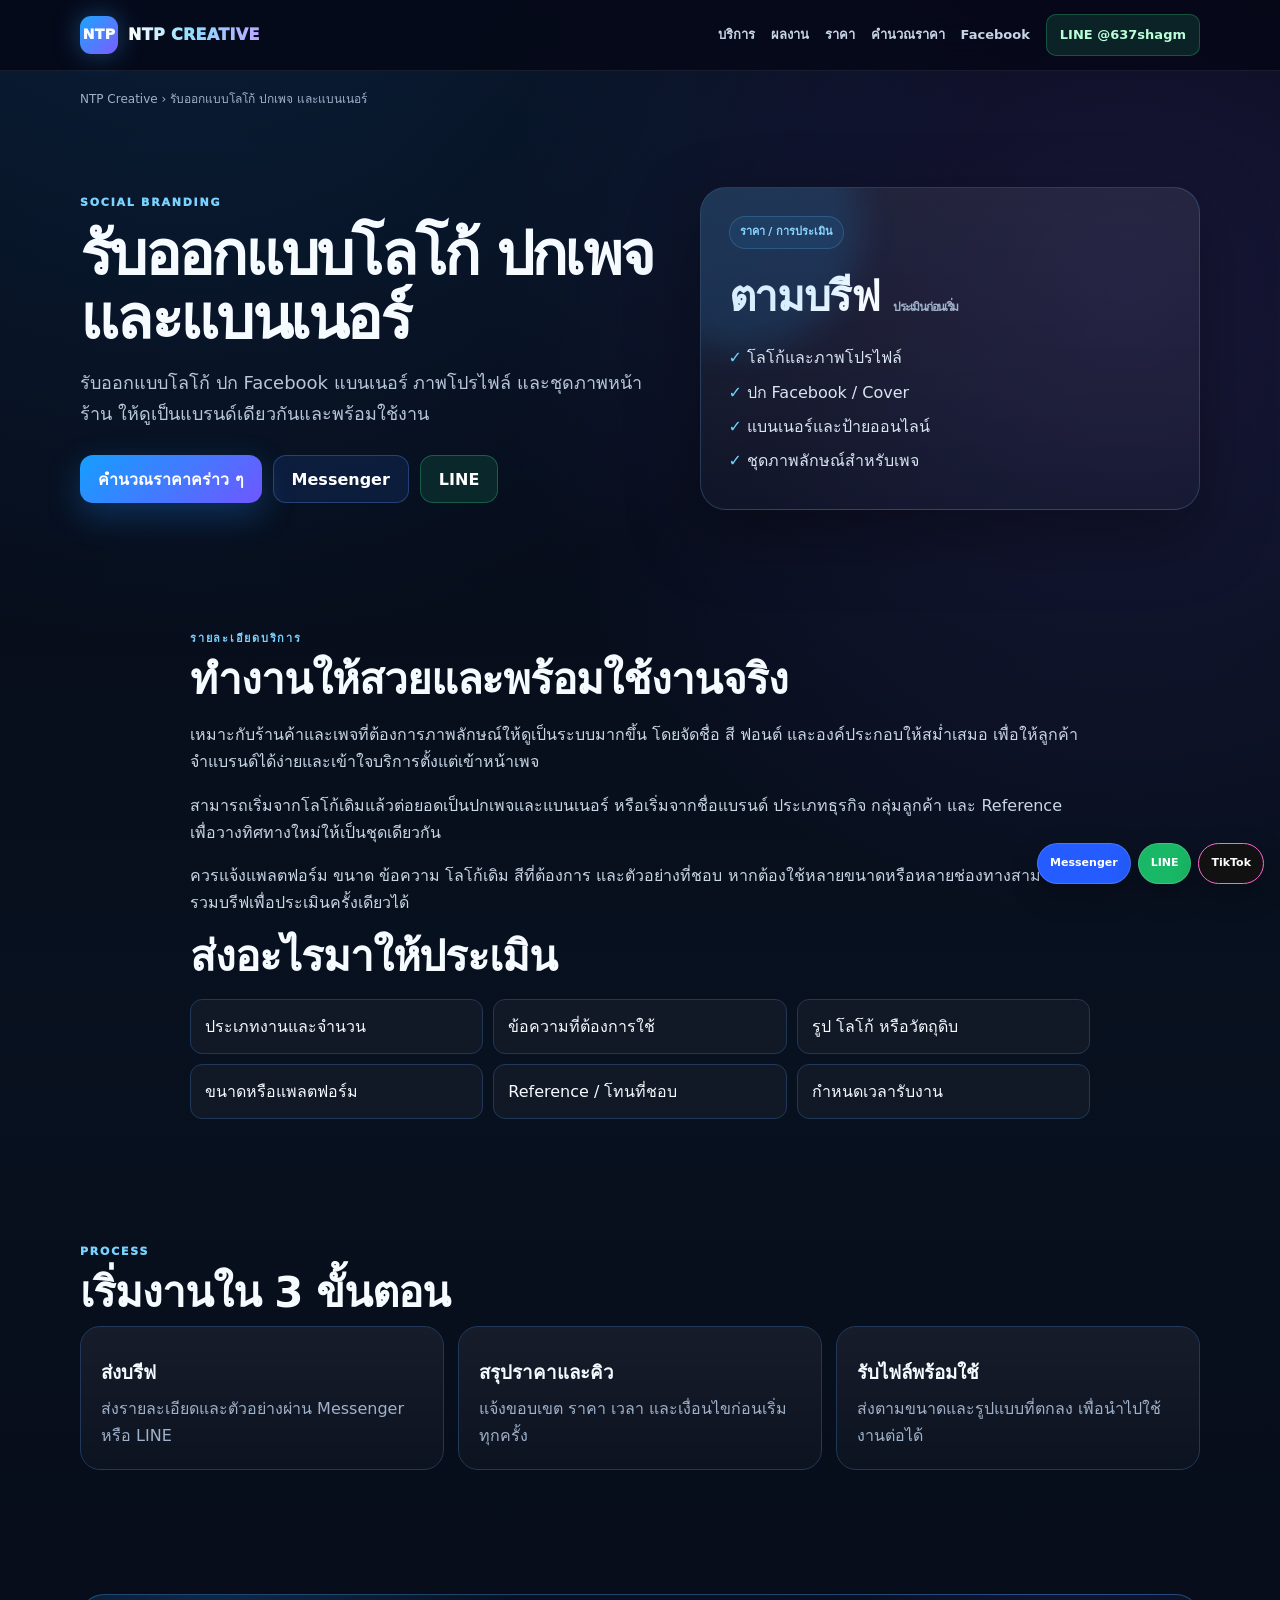
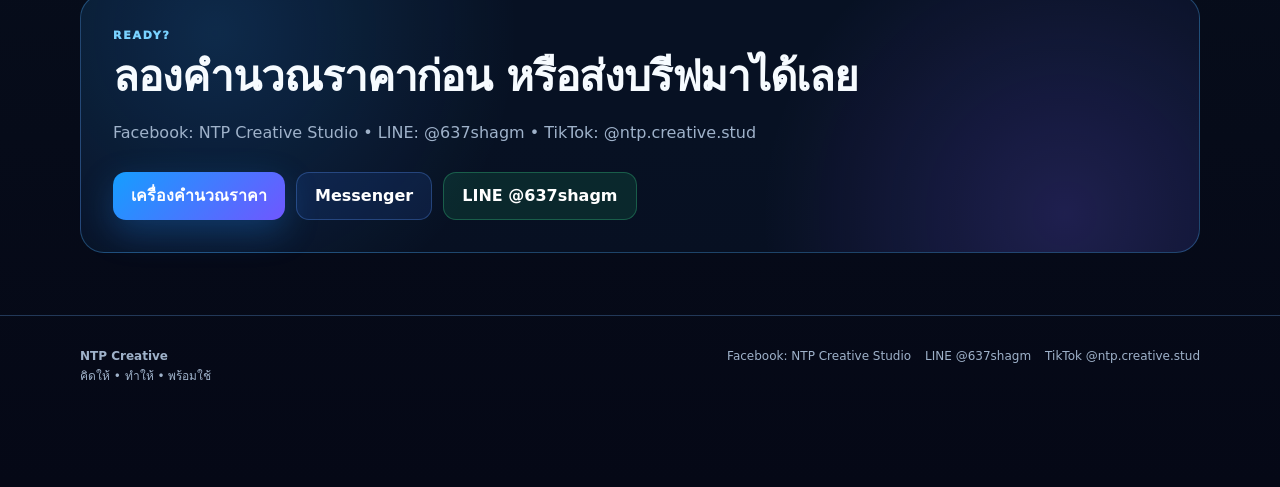
<file: social-cover/index.html>
<!doctype html><html lang="th"><head><meta charset="utf-8"><meta name="viewport" content="width=device-width,initial-scale=1"><meta name="google-site-verification" content="mLr053Eo2u6ymDJAdP1noCEBIW9VlS5pV5PAwkpufKk"><meta name="robots" content="index,follow,max-image-preview:large"><meta name="theme-color" content="#050816"><title>รับออกแบบโลโก้ ปกเพจ และแบนเนอร์ | NTP Creative</title><meta name="description" content="รับออกแบบโลโก้ ปก Facebook แบนเนอร์ ภาพโปรไฟล์ และชุดภาพหน้าร้าน ให้ดูเป็นแบรนด์เดียวกันและพร้อมใช้งาน"><link rel="canonical" href="https://ntpcreative.vercel.app/social-cover/"><meta property="og:type" content="website"><meta property="og:locale" content="th_TH"><meta property="og:site_name" content="NTP Creative"><meta property="og:title" content="รับออกแบบโลโก้ ปกเพจ และแบนเนอร์ | NTP Creative"><meta property="og:description" content="รับออกแบบโลโก้ ปก Facebook แบนเนอร์ ภาพโปรไฟล์ และชุดภาพหน้าร้าน ให้ดูเป็นแบรนด์เดียวกันและพร้อมใช้งาน"><meta property="og:url" content="https://ntpcreative.vercel.app/social-cover/"><link rel="icon" href="/favicon.svg" type="image/svg+xml"><link rel="stylesheet" href="/site.css"><script type="application/ld+json">{"@context":"https://schema.org","@type":"Service","name":"รับออกแบบโลโก้ ปกเพจ และแบนเนอร์","url":"https://ntpcreative.vercel.app/social-cover/","provider":{"@type":"ProfessionalService","name":"NTP Creative","url":"https://ntpcreative.vercel.app/","sameAs":["https://www.facebook.com/ntpcreativestudio","https://line.me/R/ti/p/%40637shagm","https://www.tiktok.com/@ntp.creative.stud"]},"areaServed":"TH","description":"รับออกแบบโลโก้ ปก Facebook แบนเนอร์ ภาพโปรไฟล์ และชุดภาพหน้าร้าน ให้ดูเป็นแบรนด์เดียวกันและพร้อมใช้งาน"}</script><script async src="https://www.googletagmanager.com/gtag/js?id=G-1NJCNXW7HT"></script><script>window.dataLayer=window.dataLayer||[];function gtag(){dataLayer.push(arguments)}gtag('js',new Date());gtag('config','G-1NJCNXW7HT');</script><script defer src="/tracking.js"></script></head><body><header><div class="wrap nav"><a class="brand" href="/"><span class="brandmark">NTP</span><span>NTP CREATIVE</span></a><nav class="navlinks"><a href="/#services">บริการ</a><a href="/portfolio/">ผลงาน</a><a href="/#pricing">ราคา</a><a href="/#quick-quote">คำนวณราคา</a><a href="https://www.facebook.com/ntpcreativestudio" target="_blank" rel="noopener">Facebook</a><a class="nav-cta" href="https://line.me/R/ti/p/%40637shagm" target="_blank" rel="noopener">LINE @637shagm</a></nav></div></header><main><div class="wrap crumbs"><a href="/">NTP Creative</a> › รับออกแบบโลโก้ ปกเพจ และแบนเนอร์</div><section class="hero service-hero"><div class="wrap hero-grid"><div><div class="eyebrow">SOCIAL BRANDING</div><h1>รับออกแบบโลโก้ ปกเพจ และแบนเนอร์</h1><p class="lead">รับออกแบบโลโก้ ปก Facebook แบนเนอร์ ภาพโปรไฟล์ และชุดภาพหน้าร้าน ให้ดูเป็นแบรนด์เดียวกันและพร้อมใช้งาน</p><div class="actions"><a class="btn primary" href="/#quick-quote">คำนวณราคาคร่าว ๆ</a><a class="btn fb" href="https://m.me/ntpcreativestudio" target="_blank" rel="noopener">Messenger</a><a class="btn line" href="https://line.me/R/ti/p/%40637shagm" target="_blank" rel="noopener">LINE</a></div></div><aside class="service-summary"><span class="pill">ราคา / การประเมิน</span><div class="price">ตามบรีฟ <small>ประเมินก่อนเริ่ม</small></div><ul class="clean-list"><li>โลโก้และภาพโปรไฟล์</li><li>ปก Facebook / Cover</li><li>แบนเนอร์และป้ายออนไลน์</li><li>ชุดภาพลักษณ์สำหรับเพจ</li></ul></aside></div></section><section class="section"><div class="wrap prose"><div class="eyebrow">รายละเอียดบริการ</div><h2>ทำงานให้สวยและพร้อมใช้งานจริง</h2><p>เหมาะกับร้านค้าและเพจที่ต้องการภาพลักษณ์ให้ดูเป็นระบบมากขึ้น โดยจัดชื่อ สี ฟอนต์ และองค์ประกอบให้สม่ำเสมอ เพื่อให้ลูกค้าจำแบรนด์ได้ง่ายและเข้าใจบริการตั้งแต่เข้าหน้าเพจ</p><p>สามารถเริ่มจากโลโก้เดิมแล้วต่อยอดเป็นปกเพจและแบนเนอร์ หรือเริ่มจากชื่อแบรนด์ ประเภทธุรกิจ กลุ่มลูกค้า และ Reference เพื่อวางทิศทางใหม่ให้เป็นชุดเดียวกัน</p><p>ควรแจ้งแพลตฟอร์ม ขนาด ข้อความ โลโก้เดิม สีที่ต้องการ และตัวอย่างที่ชอบ หากต้องใช้หลายขนาดหรือหลายช่องทางสามารถรวมบรีฟเพื่อประเมินครั้งเดียวได้</p><h2>ส่งอะไรมาให้ประเมิน</h2><div class="check-grid"><div class="check">ประเภทงานและจำนวน</div><div class="check">ข้อความที่ต้องการใช้</div><div class="check">รูป โลโก้ หรือวัตถุดิบ</div><div class="check">ขนาดหรือแพลตฟอร์ม</div><div class="check">Reference / โทนที่ชอบ</div><div class="check">กำหนดเวลารับงาน</div></div></div></section><section class="section"><div class="wrap"><div class="eyebrow">PROCESS</div><h2>เริ่มงานใน 3 ขั้นตอน</h2><div class="grid steps"><div class="card"><h3>ส่งบรีฟ</h3><p>ส่งรายละเอียดและตัวอย่างผ่าน Messenger หรือ LINE</p></div><div class="card"><h3>สรุปราคาและคิว</h3><p>แจ้งขอบเขต ราคา เวลา และเงื่อนไขก่อนเริ่มทุกครั้ง</p></div><div class="card"><h3>รับไฟล์พร้อมใช้</h3><p>ส่งตามขนาดและรูปแบบที่ตกลง เพื่อนำไปใช้งานต่อได้</p></div></div></div></section><section class="section"><div class="wrap cta"><div class="eyebrow">READY?</div><h2>ลองคำนวณราคาก่อน หรือส่งบรีฟมาได้เลย</h2><p class="muted">Facebook: NTP Creative Studio • LINE: @637shagm • TikTok: @ntp.creative.stud</p><div class="actions"><a class="btn primary" href="/#quick-quote">เครื่องคำนวณราคา</a><a class="btn fb" href="https://m.me/ntpcreativestudio" target="_blank" rel="noopener">Messenger</a><a class="btn line" href="https://line.me/R/ti/p/%40637shagm" target="_blank" rel="noopener">LINE @637shagm</a></div></div></section></main><footer class="footer"><div class="wrap footer-grid"><div><strong>NTP Creative</strong><br>คิดให้ • ทำให้ • พร้อมใช้</div><div class="footer-links"><a href="https://www.facebook.com/ntpcreativestudio" target="_blank" rel="noopener">Facebook: NTP Creative Studio</a><a href="https://line.me/R/ti/p/%40637shagm" target="_blank" rel="noopener">LINE @637shagm</a><a href="https://www.tiktok.com/@ntp.creative.stud" target="_blank" rel="noopener">TikTok @ntp.creative.stud</a></div></div></footer><div class="mobile-contact"><a class="mfb" href="https://m.me/ntpcreativestudio" target="_blank" rel="noopener">Messenger</a><a class="mline" href="https://line.me/R/ti/p/%40637shagm" target="_blank" rel="noopener">LINE</a><a class="mtiktok" href="https://www.tiktok.com/@ntp.creative.stud" target="_blank" rel="noopener">TikTok</a></div></body></html>
</file>
<file: site.css>
:root{--bg:#050816;--bg2:#08111f;--panel:#0c1628;--panel2:#101d33;--line:#223858;--text:#f6fbff;--muted:#9fb2ca;--blue:#28a7ff;--cyan:#72d9ff;--violet:#8a66ff;--green:#31d786;--shadow:0 24px 70px rgba(0,0,0,.35)}
*{box-sizing:border-box}html{scroll-behavior:smooth}body{margin:0;background:radial-gradient(circle at 15% -10%,rgba(40,167,255,.17),transparent 34%),radial-gradient(circle at 88% 14%,rgba(138,102,255,.14),transparent 30%),linear-gradient(180deg,var(--bg),var(--bg2) 50%,var(--bg));color:var(--text);font-family:system-ui,-apple-system,"Segoe UI","Noto Sans Thai",sans-serif;line-height:1.7;overflow-x:hidden}a{color:inherit;text-decoration:none}button,select,input{font:inherit}.wrap{width:min(1120px,calc(100% - 32px));margin:auto}header{position:sticky;top:0;z-index:100;background:rgba(5,8,22,.82);backdrop-filter:blur(16px);border-bottom:1px solid rgba(255,255,255,.08)}.nav{min-height:70px;display:flex;align-items:center;justify-content:space-between;gap:20px}.brand{display:flex;align-items:center;gap:10px;font-weight:950;letter-spacing:.02em}.brandmark{display:grid;place-items:center;width:38px;height:38px;border-radius:11px;background:linear-gradient(135deg,#1ba5ff,#7c5cff);box-shadow:0 0 26px rgba(63,166,255,.35);font-size:14px}.brand>span:last-child{background:linear-gradient(90deg,#fff,#8edcff,#bca7ff);-webkit-background-clip:text;background-clip:text;color:transparent}.navlinks{display:flex;align-items:center;gap:16px;color:#c8d5e6;font-size:13px;font-weight:700}.navlinks a{transition:.2s}.navlinks a:hover{color:#fff}.nav-cta{padding:9px 13px;border-radius:10px;background:rgba(49,215,134,.13);border:1px solid rgba(49,215,134,.28);color:#baffd8!important}.hero,.portfolio-hero{padding:78px 0 58px}.hero-grid,.portfolio-hero-grid{display:grid;grid-template-columns:minmax(0,1.08fr) minmax(320px,.92fr);gap:32px;align-items:center}.eyebrow{font-size:11px;letter-spacing:.16em;color:#79d2ff;font-weight:950;text-transform:uppercase}.hero h1,.portfolio-hero h1{font-size:clamp(40px,6vw,72px);line-height:1.06;letter-spacing:-.045em;margin:10px 0 18px}.service-hero h1{font-size:clamp(38px,5vw,60px)}.hero h1 span,.portfolio-hero h1 span{background:linear-gradient(90deg,#78d8ff,#fff,#b49cff);-webkit-background-clip:text;background-clip:text;color:transparent}.lead{font-size:18px;color:#b7c6d9;max-width:760px;margin:0}.hero-badges{display:flex;gap:8px;flex-wrap:wrap;margin-top:22px}.badge,.pill{display:inline-flex;align-items:center;border:1px solid rgba(104,196,255,.22);background:rgba(59,168,255,.08);color:#9cddff;border-radius:999px;padding:6px 10px;font-size:11px;font-weight:850}.actions{display:flex;flex-wrap:wrap;gap:11px;margin-top:26px}.btn{display:inline-flex;align-items:center;justify-content:center;min-height:48px;padding:0 18px;border-radius:13px;border:1px solid rgba(255,255,255,.17);background:rgba(255,255,255,.04);color:#fff;font-weight:900;cursor:pointer;transition:transform .2s,filter .2s,border-color .2s}.btn:hover{transform:translateY(-1px);filter:brightness(1.09);border-color:rgba(255,255,255,.36)}.primary{background:linear-gradient(135deg,#159eff,#6f57ff);border:0;box-shadow:0 12px 34px rgba(31,139,255,.28)}.fb{background:rgba(51,117,255,.12);border-color:rgba(92,151,255,.3)}.line{background:rgba(35,210,121,.12);border-color:rgba(65,228,146,.28)}.ghost{background:rgba(255,255,255,.025)}.visual-stage,.service-summary{position:relative;padding:28px;border:1px solid rgba(112,187,255,.22);border-radius:26px;background:linear-gradient(180deg,rgba(255,255,255,.075),rgba(255,255,255,.025));box-shadow:var(--shadow);overflow:hidden}.visual-stage:before,.service-summary:before{content:"";position:absolute;inset:-80px auto auto -80px;width:240px;height:240px;border-radius:50%;background:rgba(36,164,255,.14);filter:blur(16px)}.visual-logo{position:relative;font-size:clamp(86px,12vw,150px);font-weight:1000;letter-spacing:-.08em;line-height:1;margin:24px 0 0;background:linear-gradient(135deg,#fff,#65c8ff,#9b82ff);-webkit-background-clip:text;background-clip:text;color:transparent}.visual-sub{font-size:28px;letter-spacing:.32em;font-weight:950;color:#dae9ff}.visual-line{height:1px;background:linear-gradient(90deg,transparent,#61c6ff,#9e80ff,transparent);margin:24px 0}.mini-stack{display:grid;gap:10px}.mini{padding:14px 15px;border-radius:15px;background:rgba(255,255,255,.045);border:1px solid rgba(255,255,255,.08)}.mini b,.mini span{display:block}.mini span{font-size:12px;color:var(--muted)}.section{padding:62px 0}.section-head{display:flex;align-items:end;justify-content:space-between;gap:20px;margin-bottom:24px}.section h2,.portfolio-hero h2{font-size:clamp(28px,4vw,42px);line-height:1.2;margin:6px 0 8px;letter-spacing:-.025em}.section-sub,.muted{color:var(--muted)}.grid{display:grid;grid-template-columns:repeat(3,minmax(0,1fr));gap:14px}.service-card,.card,.work-card,.price-card,.package-card,.interest-card,.contact-card,.real-work-card,.faq-item{border:1px solid var(--line);background:linear-gradient(180deg,rgba(255,255,255,.06),rgba(255,255,255,.025));border-radius:20px}.service-card{padding:22px;transition:transform .2s,border-color .2s,background .2s}.service-card:hover{transform:translateY(-3px);border-color:rgba(86,188,255,.4);background:linear-gradient(180deg,rgba(58,164,255,.09),rgba(255,255,255,.03))}.service-card h3,.card h3,.work-card h3,.price-card h3,.package-card h3{margin:10px 0 6px}.service-card p,.card p,.work-card p,.price-card p,.package-card p,.real-work-card p{color:var(--muted);margin:0}.service-arrow,.work-cta{display:inline-block;margin-top:15px;color:#8bd7ff;font-weight:850;font-size:13px}.portfolio-grid{display:grid;grid-template-columns:repeat(3,1fr);gap:14px}.work-card{padding:22px;min-height:170px}.work-no{font-size:10px;letter-spacing:.14em;color:#7dd4ff;font-weight:900}.pricing-grid{display:grid;grid-template-columns:repeat(3,1fr);gap:14px;margin-top:22px}.price-card{padding:24px}.price{font-size:42px;font-weight:1000;letter-spacing:-.03em;margin:12px 0}.price small{font-size:12px;font-weight:800;color:var(--muted)}.clean-list{list-style:none;padding:0;margin:12px 0 0}.clean-list li{position:relative;padding-left:18px;margin:7px 0;color:#d9e5f2}.clean-list li:before{content:"✓";position:absolute;left:0;color:#6ed8ff;font-weight:900}.package-grid{display:grid;grid-template-columns:repeat(3,1fr);gap:14px}.package-card{padding:22px;position:relative}.package-card.featured{border-color:rgba(111,154,255,.55);box-shadow:0 16px 44px rgba(47,121,255,.14)}.package-tag{display:inline-block;font-size:10px;font-weight:900;color:#9cddff;letter-spacing:.06em}.package-price{font-size:38px;font-weight:1000;margin-top:8px}.package-pick{width:100%;margin-top:16px;min-height:44px;border-radius:11px;border:1px solid rgba(91,186,255,.3);background:rgba(45,157,255,.1);color:#dff4ff;font-weight:900;cursor:pointer}.package-pick:hover{background:rgba(45,157,255,.17)}.quote-shell{display:grid;grid-template-columns:.9fr 1.1fr;gap:22px;padding:28px;border-radius:24px;border:1px solid rgba(86,178,255,.26);background:radial-gradient(circle at 5% 0%,rgba(39,157,255,.15),transparent 35%),linear-gradient(180deg,rgba(255,255,255,.05),rgba(255,255,255,.02))}.quote-note{margin-top:18px;padding:12px 14px;border-radius:13px;background:rgba(255,255,255,.04);border:1px solid rgba(255,255,255,.08);color:#c7d7e8;font-size:13px}.quote-panel{padding:20px;border-radius:18px;background:rgba(4,10,24,.62);border:1px solid rgba(255,255,255,.08)}.quote-panel>label,.quote-group>span{display:block;font-weight:900;margin-bottom:8px;color:#dbe9f8}.quote-panel select{width:100%;min-height:48px;border-radius:12px;border:1px solid #2b4668;background:#081426;color:#eef7ff;padding:0 12px}.quote-group{margin-top:16px}.choice{display:flex;gap:9px;align-items:flex-start;margin:8px 0;color:#c8d7e8}.choice input{margin-top:6px}.quote-total{margin-top:18px;padding:16px;border-radius:16px;background:linear-gradient(135deg,rgba(37,153,255,.13),rgba(126,90,255,.11));border:1px solid rgba(104,178,255,.23)}.quote-total span,.quote-total small{display:block;color:var(--muted)}.quote-total strong{display:block;font-size:32px;margin:2px 0}.quote-actions{display:flex;gap:9px;flex-wrap:wrap;margin-top:16px}.quote-status{margin-top:10px;font-size:13px}.quote-status.success{color:#b7ffd3;background:rgba(22,184,107,.12);border:1px solid rgba(82,230,150,.24);border-radius:10px;padding:8px 10px}#copyBrief{color:#fff;background:linear-gradient(135deg,#00bfff 0%,#2563ff 50%,#8b5cff 100%);border:1px solid rgba(255,255,255,.42);box-shadow:0 12px 34px rgba(31,139,255,.38),inset 0 1px 0 rgba(255,255,255,.22);text-shadow:0 1px 2px rgba(0,0,0,.45);font-weight:1000}#copyBrief:hover,#copyBrief:focus-visible{filter:brightness(1.12);border-color:#fff;outline:none}#copyBrief.copied{color:#062315;background:linear-gradient(135deg,#7fffc0,#21d67b);border-color:#baffdc;text-shadow:none}.interest-grid,.contact-grid{display:grid;grid-template-columns:repeat(3,1fr);gap:14px}.interest-card,.contact-card{padding:20px}.contact-card{display:block}.fb-card{border-color:rgba(70,131,255,.3)}.line-card{border-color:rgba(47,217,130,.3)}.tiktok-card{border-color:rgba(255,111,203,.25)}.cta{padding:32px;border-radius:24px;border:1px solid rgba(80,177,255,.32);background:radial-gradient(circle at 12% 15%,rgba(44,157,255,.18),transparent 30%),radial-gradient(circle at 88% 85%,rgba(123,91,255,.2),transparent 30%),rgba(9,20,39,.72)}.faq-grid{display:grid;grid-template-columns:1fr 1fr;gap:12px}.faq-item{padding:0 17px}.faq-item summary{padding:15px 0;font-weight:900;cursor:pointer;list-style:none}.faq-item summary::-webkit-details-marker{display:none}.faq-item summary:after{content:"+";float:right;color:#82d6ff}.faq-item[open] summary:after{content:"–"}.faq-answer{padding:0 0 16px;color:var(--muted)}.footer{padding:30px 0 100px;border-top:1px solid var(--line);color:var(--muted);font-size:12px}.footer-grid{display:flex;justify-content:space-between;gap:20px}.footer-links{display:flex;gap:14px;flex-wrap:wrap;justify-content:flex-end}.crumbs{font-size:12px;color:var(--muted);margin-top:18px}.prose{max-width:900px}.prose p{color:#c8d6e6}.check-grid{display:grid;grid-template-columns:repeat(3,1fr);gap:10px;margin-top:16px}.check{padding:13px 14px;border:1px solid var(--line);background:rgba(255,255,255,.035);border-radius:12px}.split{display:grid;grid-template-columns:1fr 1fr;gap:16px}.feature-panel{padding:24px;border-radius:20px;border:1px solid var(--line);background:rgba(255,255,255,.035)}.steps .card{padding:20px}.portfolio-hero-mosaic{display:grid;grid-template-columns:1.15fr .85fr;grid-template-rows:1fr 1fr;gap:10px}.portfolio-hero-mosaic img{width:100%;height:100%;object-fit:cover;border-radius:16px;border:1px solid rgba(255,255,255,.1);min-height:160px}.portfolio-hero-mosaic img:first-child{grid-row:1/3;min-height:330px}.portfolio-notice{padding:13px 15px;border-radius:13px;border:1px solid rgba(104,185,255,.18);background:rgba(58,149,255,.06);color:#c8d9ea;margin-bottom:18px}.portfolio-filter-wrap{display:flex;align-items:center;justify-content:space-between;gap:12px;flex-wrap:wrap;margin-bottom:18px}.portfolio-filters{display:flex;gap:8px;flex-wrap:wrap}.portfolio-filter{border:1px solid var(--line);background:rgba(255,255,255,.035);color:#bfcfe0;border-radius:999px;padding:8px 12px;font-weight:850;cursor:pointer}.portfolio-filter.active{background:linear-gradient(135deg,rgba(31,160,255,.22),rgba(123,91,255,.18));border-color:rgba(94,184,255,.43);color:#fff}.portfolio-filter-status{font-size:12px;color:var(--muted)}.real-work-grid{display:grid;grid-template-columns:repeat(3,1fr);gap:16px}.real-work-card{overflow:hidden}.real-work-card[hidden]{display:none!important}.portfolio-image-btn{position:relative;display:block;width:100%;padding:0;border:0;background:none;cursor:zoom-in}.portfolio-image-btn img{display:block;width:100%;aspect-ratio:1/1;object-fit:cover}.zoom-hint{position:absolute;right:10px;bottom:10px;background:rgba(3,8,18,.78);backdrop-filter:blur(8px);border:1px solid rgba(255,255,255,.15);border-radius:999px;padding:5px 8px;font-size:10px;color:#e8f6ff}.real-work-content{padding:18px}.work-meta,.work-tags{display:flex;gap:7px;flex-wrap:wrap}.work-meta span,.work-tags span{font-size:9px;letter-spacing:.06em;padding:4px 7px;border-radius:999px;border:1px solid rgba(101,184,255,.19);color:#91d8ff}.real-work-content h3{margin:10px 0 7px}.portfolio-lightbox{position:fixed;inset:0;z-index:300;display:none;align-items:center;justify-content:center;background:rgba(0,0,0,.86);padding:24px}.portfolio-lightbox.open{display:flex}.lightbox-inner{max-width:min(900px,92vw);max-height:88vh;text-align:center}.lightbox-inner img{max-width:100%;max-height:80vh;border-radius:16px;box-shadow:0 20px 80px #000}.lightbox-title{margin-top:9px;color:#dce9f5}.lightbox-close{position:absolute;top:18px;right:20px;width:45px;height:45px;border-radius:50%;border:1px solid rgba(255,255,255,.22);background:rgba(255,255,255,.09);color:#fff;font-size:28px;cursor:pointer}.mobile-contact{position:fixed;z-index:150;right:16px;bottom:16px;display:flex;gap:7px}.mobile-contact a{padding:10px 12px;border-radius:999px;color:#fff;font-size:11px;font-weight:900;box-shadow:0 10px 28px rgba(0,0,0,.3);border:1px solid rgba(255,255,255,.16)}.mfb{background:#245cff}.mline{background:#18b866}.mtiktok{background:#111;border-color:#ff69cf!important}.portfolio-process{padding-top:24px}
@media(max-width:900px){.hero-grid,.portfolio-hero-grid,.quote-shell{grid-template-columns:1fr}.grid,.pricing-grid,.package-grid,.real-work-grid,.interest-grid,.contact-grid{grid-template-columns:repeat(2,1fr)}.portfolio-grid{grid-template-columns:repeat(2,1fr)}.check-grid{grid-template-columns:repeat(2,1fr)}.faq-grid{grid-template-columns:1fr}.navlinks a:nth-child(-n+4){display:none}}
@media(max-width:680px){.wrap{width:min(100% - 22px,1120px)}.nav{min-height:62px}.brand>span:last-child{font-size:14px}.navlinks{gap:8px}.navlinks>a:not(.nav-cta){display:none}.nav-cta{font-size:11px;padding:7px 9px}.hero,.portfolio-hero{padding:50px 0 36px}.hero h1,.portfolio-hero h1{font-size:42px}.lead{font-size:16px}.section{padding:46px 0}.section-head{align-items:flex-start;flex-direction:column}.grid,.pricing-grid,.package-grid,.portfolio-grid,.real-work-grid,.interest-grid,.contact-grid,.check-grid{grid-template-columns:1fr}.split{grid-template-columns:1fr}.portfolio-hero-mosaic{grid-template-columns:1fr 1fr}.portfolio-hero-mosaic img:first-child{min-height:230px}.actions .btn{flex:1 1 100%}.quote-actions .btn{flex:1 1 100%}.footer-grid{flex-direction:column}.footer-links{justify-content:flex-start}.mobile-contact{left:10px;right:10px;bottom:10px;display:grid;grid-template-columns:repeat(3,1fr);gap:6px}.mobile-contact a{text-align:center;padding:10px 4px}.footer{padding-bottom:88px}#copyBrief{min-height:54px;font-size:15px}}
</file>
